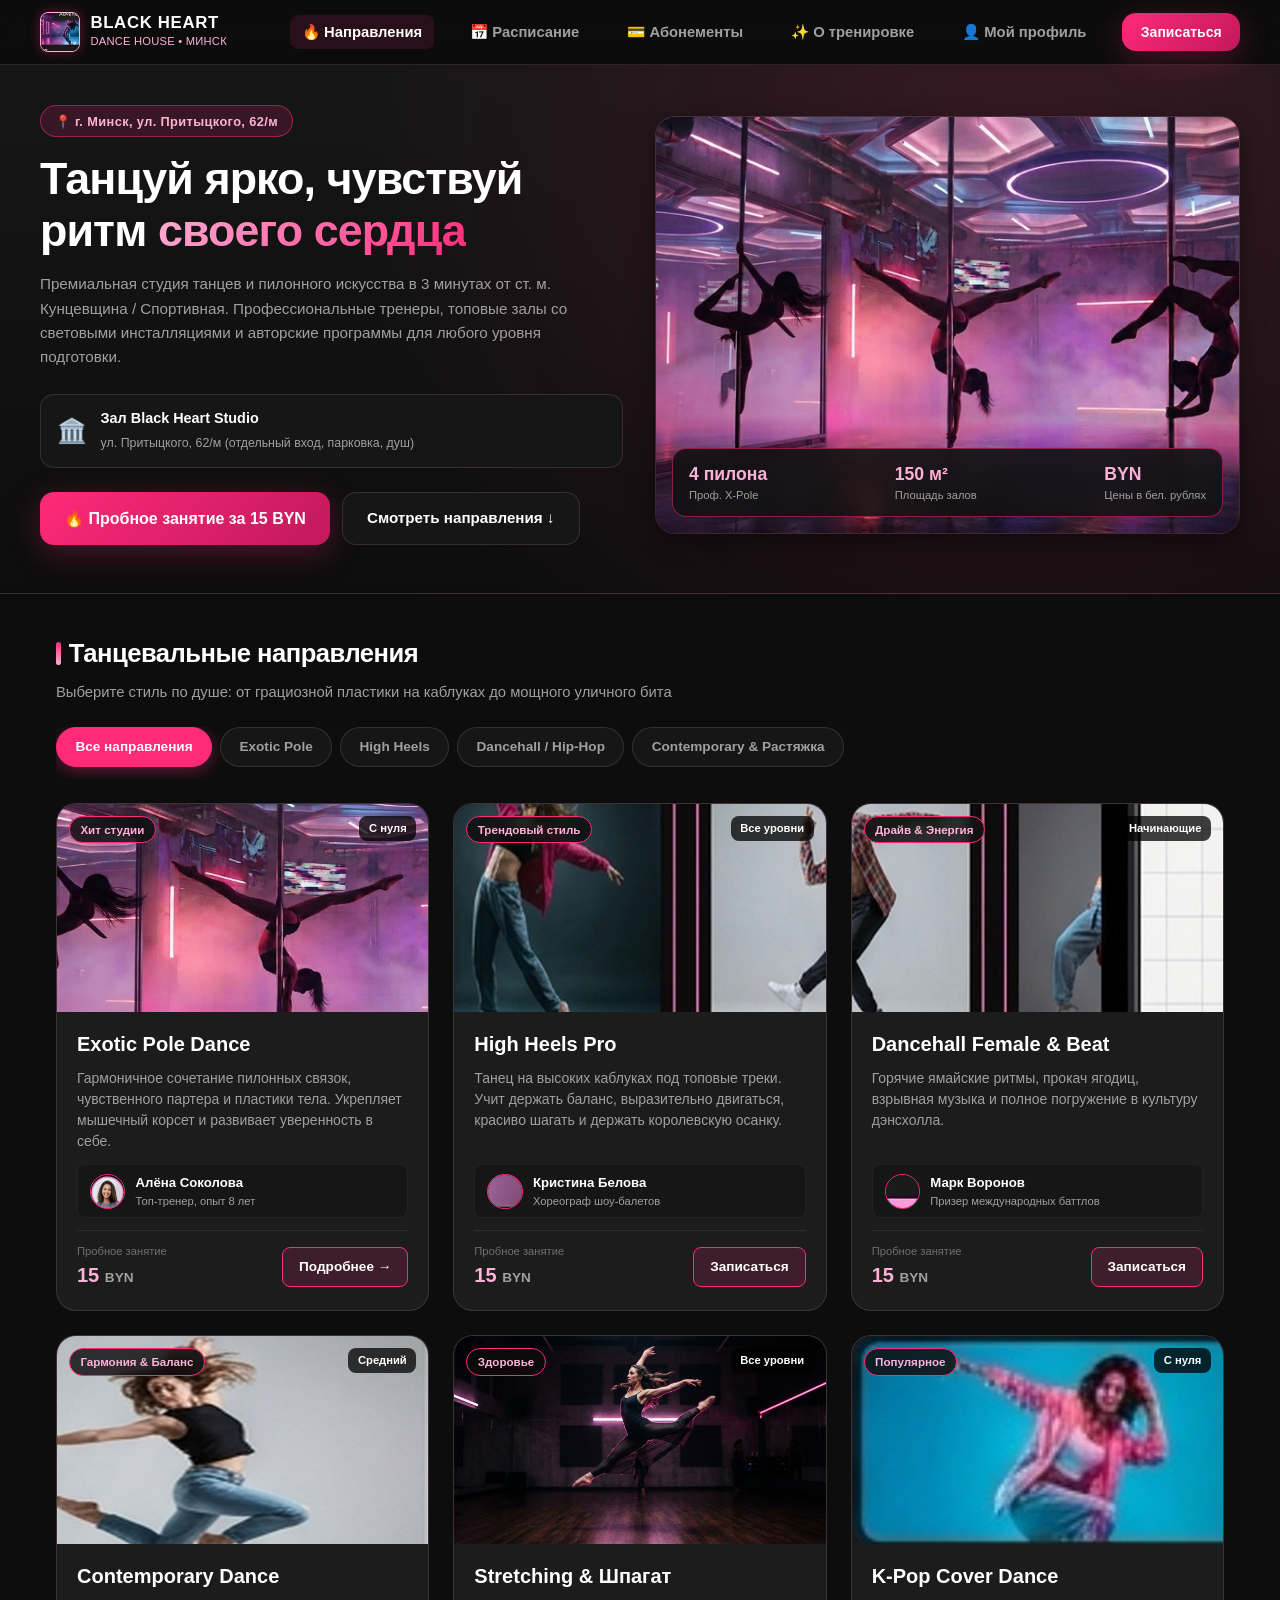
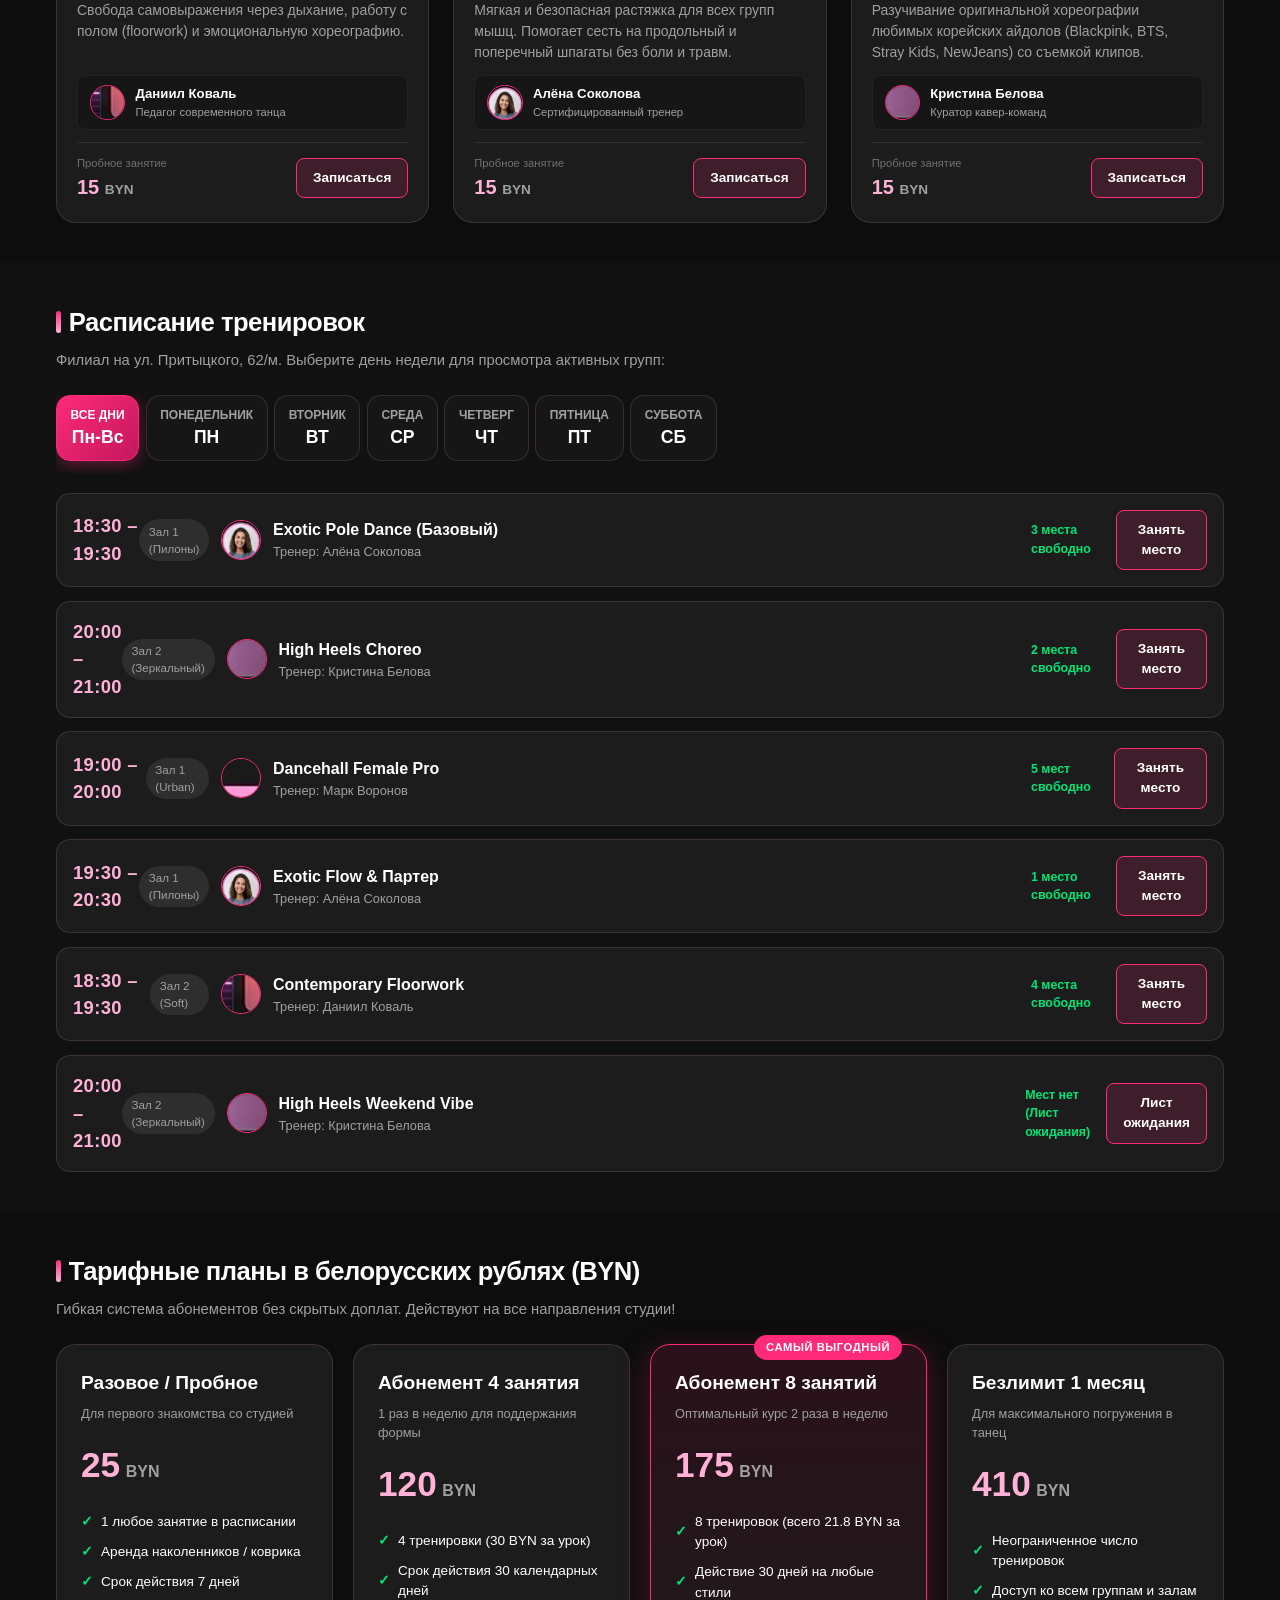
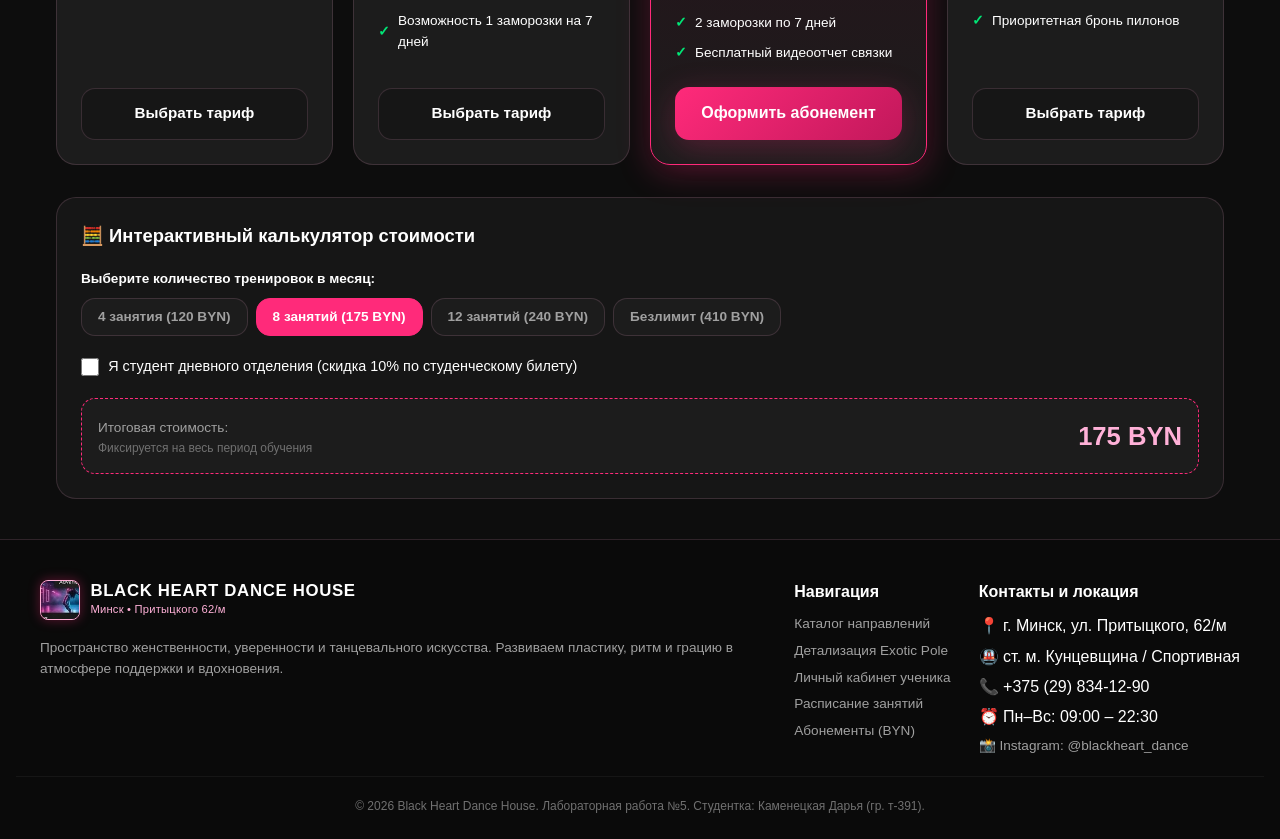
<file: index.html>
<!DOCTYPE html>
<html lang="ru">
<head>
    <meta charset="UTF-8">
    <meta name="viewport" content="width=device-width, initial-scale=1.0, maximum-scale=1.0, user-scalable=no">
    <title>Black Heart Dance House — Школа танцев в Минске (Притыцкого 62/м)</title>
    <!-- 1. Сброс стилей браузера (CSS Reset) -->
    <link rel="stylesheet" href="css/reset.css">
    <!-- 2. Основные стили (Mobile First, Flexbox, rem/em/%/vw) -->
    <link rel="stylesheet" href="css/style.css">
</head>
<body>
    <!-- 1. Шапка сайта и мобильная навигация (Семантический тег header) -->
    <header class="site-header">
        <div class="nav-container">
            <a href="index.html" class="logo-link">
                <div class="logo-badge">
                    <img src="assets/images/card_heels.jpg" alt="Black Heart Logo">
                </div>
                <div class="logo-info">
                    <span class="logo-title">BLACK HEART</span>
                    <span class="logo-subtitle">DANCE HOUSE • МИНСК</span>
                </div>
            </a>

            <!-- Кнопка-гамбургер для мобильных экранов -->
            <button class="burger-btn" id="burgerBtn" aria-label="Открыть меню навигации">
                <span class="burger-line"></span>
                <span class="burger-line"></span>
                <span class="burger-line"></span>
            </button>

            <!-- Меню навигации (Семантический тег nav) -->
            <nav class="nav-menu" id="navMenu">
                <a href="#catalog" class="nav-link active">🔥 Направления</a>
                <a href="#schedule" class="nav-link">📅 Расписание</a>
                <a href="#prices" class="nav-link">💳 Абонементы</a>
                <a href="detail.html" class="nav-link">✨ О тренировке</a>
                <a href="profile.html" class="nav-link">👤 Мой профиль</a>
                <a href="#" class="nav-cta-btn" data-open-modal data-class="Пробное занятие">Записаться</a>
            </nav>
            <div class="nav-backdrop" id="navBackdrop"></div>
        </div>
    </header>

    <!-- Основное содержимое веб-страницы (Семантический тег main) -->
    <main>
        <!-- Секция 1: Hero-баннер (Семантический тег section) -->
        <section class="hero-section">
            <div class="hero-wrapper">
                <div class="hero-content">
                    <div class="hero-badge-pill">
                        <span>📍 г. Минск, ул. Притыцкого, 62/м</span>
                    </div>
                    <h1 class="hero-title">Танцуй ярко, чувствуй ритм <span>своего сердца</span></h1>
                    <p class="hero-description">
                        Премиальная студия танцев и пилонного искусства в 3 минутах от ст. м. Кунцевщина / Спортивная. 
                        Профессиональные тренеры, топовые залы со световыми инсталляциями и авторские программы для любого уровня подготовки.
                    </p>
                    <div class="hero-address-card">
                        <div class="hero-address-icon">🏛️</div>
                        <div class="hero-address-text">
                            <strong>Зал Black Heart Studio</strong>
                            <span>ул. Притыцкого, 62/м (отдельный вход, парковка, душ)</span>
                        </div>
                    </div>
                    <div class="hero-actions">
                        <button class="btn-primary" data-open-modal data-class="Пробное занятие">
                            🔥 Пробное занятие за 15 BYN
                        </button>
                        <a href="#catalog" class="btn-secondary">
                            Смотреть направления ↓
                        </a>
                    </div>
                </div>
                <div class="hero-visual">
                    <img src="assets/images/card_main_hall.jpg" alt="Главный зал Black Heart Dance House на Притыцкого 62/м">
                    <div class="hero-visual-floating-badge">
                        <div class="floating-badge-item">
                            <span class="floating-badge-value">4 пилона</span>
                            <span class="floating-badge-label">Проф. X-Pole</span>
                        </div>
                        <div class="floating-badge-item">
                            <span class="floating-badge-value">150 м²</span>
                            <span class="floating-badge-label">Площадь залов</span>
                        </div>
                        <div class="floating-badge-item">
                            <span class="floating-badge-value">BYN</span>
                            <span class="floating-badge-label">Цены в бел. рублях</span>
                        </div>
                    </div>
                </div>
            </div>
        </section>

        <!-- Секция 2: Каталог направлений (Семантический тег section & article) -->
        <section class="section" id="catalog">
            <div class="container">
                <h2 class="section-title">Танцевальные направления</h2>
                <p class="section-subtitle">Выберите стиль по душе: от грациозной пластики на каблуках до мощного уличного бита</p>

                <!-- Фильтры категорий -->
                <div class="filter-bar">
                    <button class="filter-btn active" data-filter="all">Все направления</button>
                    <button class="filter-btn" data-filter="pole">Exotic Pole</button>
                    <button class="filter-btn" data-filter="heels">High Heels</button>
                    <button class="filter-btn" data-filter="urban">Dancehall / Hip-Hop</button>
                    <button class="filter-btn" data-filter="soft">Contemporary & Растяжка</button>
                </div>

                <!-- Карточки (Flexbox-сетка) -->
                <div class="cards-grid">
                    <!-- Карточка 1 -->
                    <article class="dance-card" data-category="pole">
                        <div class="card-img-wrapper">
                            <img src="assets/images/card_vogue_clean.jpg" alt="Exotic Pole Dance">
                            <span class="card-tag">Хит студии</span>
                            <span class="card-level">С нуля</span>
                        </div>
                        <div class="card-body">
                            <h3 class="card-title">Exotic Pole Dance</h3>
                            <p class="card-desc">
                                Гармоничное сочетание пилонных связок, чувственного партера и пластики тела. Укрепляет мышечный корсет и развивает уверенность в себе.
                            </p>
                            <div class="card-trainer">
                                <img src="assets/images/avatar_alena.jpg" alt="Алена Соколова" class="trainer-avatar">
                                <div class="trainer-info">
                                    <span class="trainer-name">Алёна Соколова</span>
                                    <span class="trainer-role">Топ-тренер, опыт 8 лет</span>
                                </div>
                            </div>
                            <div class="card-footer">
                                <div class="card-price-box">
                                    <span class="card-price-label">Пробное занятие</span>
                                    <span class="card-price-val">15 <span>BYN</span></span>
                                </div>
                                <a href="detail.html" class="btn-card-action">Подробнее →</a>
                            </div>
                        </div>
                    </article>

                    <!-- Карточка 2 -->
                    <article class="dance-card" data-category="heels">
                        <div class="card-img-wrapper">
                            <img src="assets/images/card_heels_clean.jpg" alt="High Heels">
                            <span class="card-tag">Трендовый стиль</span>
                            <span class="card-level">Все уровни</span>
                        </div>
                        <div class="card-body">
                            <h3 class="card-title">High Heels Pro</h3>
                            <p class="card-desc">
                                Танец на высоких каблуках под топовые треки. Учит держать баланс, выразительно двигаться, красиво шагать и держать королевскую осанку.
                            </p>
                            <div class="card-trainer">
                                <img src="assets/images/avatar_kristina.jpg" alt="Кристина Белова" class="trainer-avatar">
                                <div class="trainer-info">
                                    <span class="trainer-name">Кристина Белова</span>
                                    <span class="trainer-role">Хореограф шоу-балетов</span>
                                </div>
                            </div>
                            <div class="card-footer">
                                <div class="card-price-box">
                                    <span class="card-price-label">Пробное занятие</span>
                                    <span class="card-price-val">15 <span>BYN</span></span>
                                </div>
                                <button class="btn-card-action" data-open-modal data-class="High Heels Pro">Записаться</button>
                            </div>
                        </div>
                    </article>

                    <!-- Карточка 3 -->
                    <article class="dance-card" data-category="urban">
                        <div class="card-img-wrapper">
                            <img src="assets/images/card_hiphop_clean.jpg" alt="Dancehall & Hip-Hop">
                            <span class="card-tag">Драйв & Энергия</span>
                            <span class="card-level">Начинающие</span>
                        </div>
                        <div class="card-body">
                            <h3 class="card-title">Dancehall Female & Beat</h3>
                            <p class="card-desc">
                                Горячие ямайские ритмы, прокач ягодиц, взрывная музыка и полное погружение в культуру дэнсхолла.
                            </p>
                            <div class="card-trainer">
                                <img src="assets/images/avatar_mark.jpg" alt="Марк Воронов" class="trainer-avatar">
                                <div class="trainer-info">
                                    <span class="trainer-name">Марк Воронов</span>
                                    <span class="trainer-role">Призер международных баттлов</span>
                                </div>
                            </div>
                            <div class="card-footer">
                                <div class="card-price-box">
                                    <span class="card-price-label">Пробное занятие</span>
                                    <span class="card-price-val">15 <span>BYN</span></span>
                                </div>
                                <button class="btn-card-action" data-open-modal data-class="Dancehall Female">Записаться</button>
                            </div>
                        </div>
                    </article>

                    <!-- Карточка 4 -->
                    <article class="dance-card" data-category="soft">
                        <div class="card-img-wrapper">
                            <img src="assets/images/card_contemp_clean.jpg" alt="Contemporary Art">
                            <span class="card-tag">Гармония & Баланс</span>
                            <span class="card-level">Средний</span>
                        </div>
                        <div class="card-body">
                            <h3 class="card-title">Contemporary Dance</h3>
                            <p class="card-desc">
                                Свобода самовыражения через дыхание, работу с полом (floorwork) и эмоциональную хореографию.
                            </p>
                            <div class="card-trainer">
                                <img src="assets/images/avatar_daniil.jpg" alt="Даниил Коваль" class="trainer-avatar">
                                <div class="trainer-info">
                                    <span class="trainer-name">Даниил Коваль</span>
                                    <span class="trainer-role">Педагог современного танца</span>
                                </div>
                            </div>
                            <div class="card-footer">
                                <div class="card-price-box">
                                    <span class="card-price-label">Пробное занятие</span>
                                    <span class="card-price-val">15 <span>BYN</span></span>
                                </div>
                                <button class="btn-card-action" data-open-modal data-class="Contemporary Dance">Записаться</button>
                            </div>
                        </div>
                    </article>

                    <!-- Карточка 5 -->
                    <article class="dance-card" data-category="soft">
                        <div class="card-img-wrapper">
                            <img src="assets/images/class_contemporary.jpg" alt="Stretching & Здоровая спина">
                            <span class="card-tag">Здоровье</span>
                            <span class="card-level">Все уровни</span>
                        </div>
                        <div class="card-body">
                            <h3 class="card-title">Stretching & Шпагат</h3>
                            <p class="card-desc">
                                Мягкая и безопасная растяжка для всех групп мышц. Помогает сесть на продольный и поперечный шпагаты без боли и травм.
                            </p>
                            <div class="card-trainer">
                                <img src="assets/images/avatar_alena.jpg" alt="Алена Соколова" class="trainer-avatar">
                                <div class="trainer-info">
                                    <span class="trainer-name">Алёна Соколова</span>
                                    <span class="trainer-role">Сертифицированный тренер</span>
                                </div>
                            </div>
                            <div class="card-footer">
                                <div class="card-price-box">
                                    <span class="card-price-label">Пробное занятие</span>
                                    <span class="card-price-val">15 <span>BYN</span></span>
                                </div>
                                <button class="btn-card-action" data-open-modal data-class="Stretching & Шпагат">Записаться</button>
                            </div>
                        </div>
                    </article>

                    <!-- Карточка 6 -->
                    <article class="dance-card" data-category="urban">
                        <div class="card-img-wrapper">
                            <img src="assets/images/card_asia.jpg" alt="K-Pop Cover Dance">
                            <span class="card-tag">Популярное</span>
                            <span class="card-level">С нуля</span>
                        </div>
                        <div class="card-body">
                            <h3 class="card-title">K-Pop Cover Dance</h3>
                            <p class="card-desc">
                                Разучивание оригинальной хореографии любимых корейских айдолов (Blackpink, BTS, Stray Kids, NewJeans) со съемкой клипов.
                            </p>
                            <div class="card-trainer">
                                <img src="assets/images/avatar_kristina.jpg" alt="Кристина Белова" class="trainer-avatar">
                                <div class="trainer-info">
                                    <span class="trainer-name">Кристина Белова</span>
                                    <span class="trainer-role">Куратор кавер-команд</span>
                                </div>
                            </div>
                            <div class="card-footer">
                                <div class="card-price-box">
                                    <span class="card-price-label">Пробное занятие</span>
                                    <span class="card-price-val">15 <span>BYN</span></span>
                                </div>
                                <button class="btn-card-action" data-open-modal data-class="K-Pop Cover Dance">Записаться</button>
                            </div>
                        </div>
                    </article>
                </div>
            </div>
        </section>

        <!-- Секция 3: Интерактивное недельное расписание (Семантический тег section) -->
        <section class="section" id="schedule" style="background: #111111;">
            <div class="container">
                <h2 class="section-title">Расписание тренировок</h2>
                <p class="section-subtitle">Филиал на ул. Притыцкого, 62/м. Выберите день недели для просмотра активных групп:</p>

                <!-- Табы дней недели -->
                <div class="schedule-days-bar">
                    <button class="day-tab-btn active" data-day="all">
                        <span class="day-tab-name">Все дни</span>
                        <span class="day-tab-date">Пн-Вс</span>
                    </button>
                    <button class="day-tab-btn" data-day="mon">
                        <span class="day-tab-name">Понедельник</span>
                        <span class="day-tab-date">ПН</span>
                    </button>
                    <button class="day-tab-btn" data-day="tue">
                        <span class="day-tab-name">Вторник</span>
                        <span class="day-tab-date">ВТ</span>
                    </button>
                    <button class="day-tab-btn" data-day="wed">
                        <span class="day-tab-name">Среда</span>
                        <span class="day-tab-date">СР</span>
                    </button>
                    <button class="day-tab-btn" data-day="thu">
                        <span class="day-tab-name">Четверг</span>
                        <span class="day-tab-date">ЧТ</span>
                    </button>
                    <button class="day-tab-btn" data-day="fri">
                        <span class="day-tab-name">Пятница</span>
                        <span class="day-tab-date">ПТ</span>
                    </button>
                    <button class="day-tab-btn" data-day="sat">
                        <span class="day-tab-name">Суббота</span>
                        <span class="day-tab-date">СБ</span>
                    </button>
                </div>

                <!-- Список занятий (Flexbox) -->
                <div class="schedule-list">
                    <div class="schedule-row" data-day="mon">
                        <div class="schedule-time-badge">
                            <span class="time-val">18:30 – 19:30</span>
                            <span class="hall-badge">Зал 1 (Пилоны)</span>
                        </div>
                        <div class="schedule-info">
                            <img src="assets/images/avatar_alena.jpg" alt="Алена Соколова" class="schedule-avatar">
                            <div class="schedule-meta">
                                <span class="schedule-direction">Exotic Pole Dance (Базовый)</span>
                                <span class="schedule-coach">Тренер: Алёна Соколова</span>
                            </div>
                        </div>
                        <div class="schedule-action">
                            <span class="spots-left">3 места свободно</span>
                            <button class="btn-card-action" data-open-modal data-class="Пн 18:30 Exotic Pole">Занять место</button>
                        </div>
                    </div>

                    <div class="schedule-row" data-day="mon">
                        <div class="schedule-time-badge">
                            <span class="time-val">20:00 – 21:00</span>
                            <span class="hall-badge">Зал 2 (Зеркальный)</span>
                        </div>
                        <div class="schedule-info">
                            <img src="assets/images/avatar_kristina.jpg" alt="Кристина Белова" class="schedule-avatar">
                            <div class="schedule-meta">
                                <span class="schedule-direction">High Heels Choreo</span>
                                <span class="schedule-coach">Тренер: Кристина Белова</span>
                            </div>
                        </div>
                        <div class="schedule-action">
                            <span class="spots-left">2 места свободно</span>
                            <button class="btn-card-action" data-open-modal data-class="Пн 20:00 High Heels">Занять место</button>
                        </div>
                    </div>

                    <div class="schedule-row" data-day="tue">
                        <div class="schedule-time-badge">
                            <span class="time-val">19:00 – 20:00</span>
                            <span class="hall-badge">Зал 1 (Urban)</span>
                        </div>
                        <div class="schedule-info">
                            <img src="assets/images/avatar_mark.jpg" alt="Марк Воронов" class="schedule-avatar">
                            <div class="schedule-meta">
                                <span class="schedule-direction">Dancehall Female Pro</span>
                                <span class="schedule-coach">Тренер: Марк Воронов</span>
                            </div>
                        </div>
                        <div class="schedule-action">
                            <span class="spots-left">5 мест свободно</span>
                            <button class="btn-card-action" data-open-modal data-class="Вт 19:00 Dancehall">Занять место</button>
                        </div>
                    </div>

                    <div class="schedule-row" data-day="wed">
                        <div class="schedule-time-badge">
                            <span class="time-val">19:30 – 20:30</span>
                            <span class="hall-badge">Зал 1 (Пилоны)</span>
                        </div>
                        <div class="schedule-info">
                            <img src="assets/images/avatar_alena.jpg" alt="Алена Соколова" class="schedule-avatar">
                            <div class="schedule-meta">
                                <span class="schedule-direction">Exotic Flow & Партер</span>
                                <span class="schedule-coach">Тренер: Алёна Соколова</span>
                            </div>
                        </div>
                        <div class="schedule-action">
                            <span class="spots-left">1 место свободно</span>
                            <button class="btn-card-action" data-open-modal data-class="Ср 19:30 Exotic Flow">Занять место</button>
                        </div>
                    </div>

                    <div class="schedule-row" data-day="thu">
                        <div class="schedule-time-badge">
                            <span class="time-val">18:30 – 19:30</span>
                            <span class="hall-badge">Зал 2 (Soft)</span>
                        </div>
                        <div class="schedule-info">
                            <img src="assets/images/avatar_daniil.jpg" alt="Даниил Коваль" class="schedule-avatar">
                            <div class="schedule-meta">
                                <span class="schedule-direction">Contemporary Floorwork</span>
                                <span class="schedule-coach">Тренер: Даниил Коваль</span>
                            </div>
                        </div>
                        <div class="schedule-action">
                            <span class="spots-left">4 места свободно</span>
                            <button class="btn-card-action" data-open-modal data-class="Чт 18:30 Contemporary">Занять место</button>
                        </div>
                    </div>

                    <div class="schedule-row" data-day="fri">
                        <div class="schedule-time-badge">
                            <span class="time-val">20:00 – 21:00</span>
                            <span class="hall-badge">Зал 2 (Зеркальный)</span>
                        </div>
                        <div class="schedule-info">
                            <img src="assets/images/avatar_kristina.jpg" alt="Кристина Белова" class="schedule-avatar">
                            <div class="schedule-meta">
                                <span class="schedule-direction">High Heels Weekend Vibe</span>
                                <span class="schedule-coach">Тренер: Кристина Белова</span>
                            </div>
                        </div>
                        <div class="schedule-action">
                            <span class="spots-left">Мест нет (Лист ожидания)</span>
                            <button class="btn-card-action" data-open-modal data-class="Пт 20:00 Heels Vibe">Лист ожидания</button>
                        </div>
                    </div>
                </div>
            </div>
        </section>

        <!-- Секция 4: Абонементы и калькулятор цен (Семантический тег section) -->
        <section class="section" id="prices">
            <div class="container">
                <h2 class="section-title">Тарифные планы в белорусских рублях (BYN)</h2>
                <p class="section-subtitle">Гибкая система абонементов без скрытых доплат. Действуют на все направления студии!</p>

                <!-- Сетка тарифов (Flexbox) -->
                <div class="pricing-grid">
                    <!-- Тариф 1 -->
                    <div class="pricing-card">
                        <div class="pricing-card-header">
                            <h3 class="pricing-name">Разовое / Пробное</h3>
                            <p class="pricing-desc">Для первого знакомства со студией</p>
                        </div>
                        <div class="pricing-cost-box">
                            <span class="pricing-amount">25</span>
                            <span class="pricing-currency">BYN</span>
                        </div>
                        <div class="pricing-features">
                            <div class="feature-item">1 любое занятие в расписании</div>
                            <div class="feature-item">Аренда наколенников / коврика</div>
                            <div class="feature-item">Срок действия 7 дней</div>
                        </div>
                        <button class="btn-secondary" data-open-modal data-class="Разовое занятие">Выбрать тариф</button>
                    </div>

                    <!-- Тариф 2 -->
                    <div class="pricing-card">
                        <div class="pricing-card-header">
                            <h3 class="pricing-name">Абонемент 4 занятия</h3>
                            <p class="pricing-desc">1 раз в неделю для поддержания формы</p>
                        </div>
                        <div class="pricing-cost-box">
                            <span class="pricing-amount">120</span>
                            <span class="pricing-currency">BYN</span>
                        </div>
                        <div class="pricing-features">
                            <div class="feature-item">4 тренировки (30 BYN за урок)</div>
                            <div class="feature-item">Срок действия 30 календарных дней</div>
                            <div class="feature-item">Возможность 1 заморозки на 7 дней</div>
                        </div>
                        <button class="btn-secondary" data-open-modal data-class="Абонемент 4 занятия">Выбрать тариф</button>
                    </div>

                    <!-- Тариф 3 (Популярный) -->
                    <div class="pricing-card featured">
                        <span class="pricing-badge-popular">Самый выгодный</span>
                        <div class="pricing-card-header">
                            <h3 class="pricing-name">Абонемент 8 занятий</h3>
                            <p class="pricing-desc">Оптимальный курс 2 раза в неделю</p>
                        </div>
                        <div class="pricing-cost-box">
                            <span class="pricing-amount">175</span>
                            <span class="pricing-currency">BYN</span>
                        </div>
                        <div class="pricing-features">
                            <div class="feature-item">8 тренировок (всего 21.8 BYN за урок)</div>
                            <div class="feature-item">Действие 30 дней на любые стили</div>
                            <div class="feature-item">2 заморозки по 7 дней</div>
                            <div class="feature-item">Бесплатный видеоотчет связки</div>
                        </div>
                        <button class="btn-primary" data-open-modal data-class="Абонемент 8 занятий">Оформить абонемент</button>
                    </div>

                    <!-- Тариф 4 -->
                    <div class="pricing-card">
                        <div class="pricing-card-header">
                            <h3 class="pricing-name">Безлимит 1 месяц</h3>
                            <p class="pricing-desc">Для максимального погружения в танец</p>
                        </div>
                        <div class="pricing-cost-box">
                            <span class="pricing-amount">410</span>
                            <span class="pricing-currency">BYN</span>
                        </div>
                        <div class="pricing-features">
                            <div class="feature-item">Неограниченное число тренировок</div>
                            <div class="feature-item">Доступ ко всем группам и залам</div>
                            <div class="feature-item">Приоритетная бронь пилонов</div>
                        </div>
                        <button class="btn-secondary" data-open-modal data-class="Безлимит 1 месяц">Выбрать тариф</button>
                    </div>
                </div>

                <!-- Интерактивный калькулятор абонемента -->
                <div style="margin-top: 2rem;">
                    <div class="calc-box">
                        <h3 style="font-size: 1.15rem; font-weight: 800;">🧮 Интерактивный калькулятор стоимости</h3>
                        <div class="calc-control-group">
                            <label class="calc-label">Выберите количество тренировок в месяц:</label>
                            <div class="calc-chips">
                                <button class="calc-chip-btn" data-lessons="4">4 занятия (120 BYN)</button>
                                <button class="calc-chip-btn active" data-lessons="8">8 занятий (175 BYN)</button>
                                <button class="calc-chip-btn" data-lessons="12">12 занятий (240 BYN)</button>
                                <button class="calc-chip-btn" data-lessons="unlim">Безлимит (410 BYN)</button>
                            </div>
                        </div>

                        <div class="calc-control-group">
                            <label style="display: flex; align-items: center; gap: 0.6rem; cursor: pointer; font-size: 0.9rem;">
                                <input type="checkbox" id="studentDiscount" style="width: 1.1rem; height: 1.1rem; accent-color: var(--accent-pink);">
                                <span>Я студент дневного отделения (скидка 10% по студенческому билету)</span>
                            </label>
                        </div>

                        <div class="calc-result-box">
                            <div>
                                <span class="calc-result-label">Итоговая стоимость:</span>
                                <div style="font-size: 0.75rem; color: var(--color-text-dim);">Фиксируется на весь период обучения</div>
                            </div>
                            <span class="calc-result-val" id="calcTotalVal">175 BYN</span>
                        </div>
                    </div>
                </div>
            </div>
        </section>
    </main>

    <!-- Подвал приложения (Семантический тег footer) -->
    <footer class="site-footer">
        <div class="footer-content">
            <div class="footer-col" style="flex: 1.5;">
                <div class="logo-link">
                    <div class="logo-badge">
                        <img src="assets/images/card_heels.jpg" alt="Black Heart">
                    </div>
                    <div class="logo-info">
                        <span class="logo-title">BLACK HEART DANCE HOUSE</span>
                        <span class="logo-subtitle">Минск • Притыцкого 62/м</span>
                    </div>
                </div>
                <p style="color: var(--color-text-muted); font-size: 0.85rem; margin-top: 0.5rem;">
                    Пространство женственности, уверенности и танцевального искусства. Развиваем пластику, ритм и грацию в атмосфере поддержки и вдохновения.
                </p>
            </div>

            <div class="footer-col">
                <h4 class="footer-title">Навигация</h4>
                <div class="footer-links">
                    <a href="index.html">Каталог направлений</a>
                    <a href="detail.html">Детализация Exotic Pole</a>
                    <a href="profile.html">Личный кабинет ученика</a>
                    <a href="#schedule">Расписание занятий</a>
                    <a href="#prices">Абонементы (BYN)</a>
                </div>
            </div>

            <div class="footer-col">
                <h4 class="footer-title">Контакты и локация</h4>
                <div class="footer-links">
                    <span>📍 г. Минск, ул. Притыцкого, 62/м</span>
                    <span>🚇 ст. м. Кунцевщина / Спортивная</span>
                    <span>📞 +375 (29) 834-12-90</span>
                    <span>⏰ Пн–Вс: 09:00 – 22:30</span>
                    <a href="https://instagram.com" target="_blank">📸 Instagram: @blackheart_dance</a>
                </div>
            </div>
        </div>

        <div class="footer-bottom">
            <p>© 2026 Black Heart Dance House. Лабораторная работа №5. Студентка: Каменецкая Дарья (гр. т-391).</p>
        </div>
    </footer>

    <!-- Модальное окно онлайн-записи -->
    <div class="modal-backdrop" id="modalBackdrop">
        <div class="modal-dialog">
            <span class="modal-close-btn" id="modalClose">✕</span>
            <h3 style="font-size: 1.25rem; font-weight: 800;">Онлайн-запись на тренировку</h3>
            <p style="font-size: 0.825rem; color: var(--color-text-muted);">
                Заполните форму, и наш администратор подтвердит вашу бронь в течение 10 минут.
            </p>
            <form class="modal-form" id="bookingForm">
                <div class="form-group">
                    <label class="form-label">Направление / Занятие:</label>
                    <input type="text" class="form-input" id="modalClassName" readonly>
                </div>
                <div class="form-group">
                    <label class="form-label">Ваше имя:</label>
                    <input type="text" class="form-input" id="bookName" placeholder="Дарья" required>
                </div>
                <div class="form-group">
                    <label class="form-label">Номер телефона (РБ):</label>
                    <input type="tel" class="form-input" id="bookPhone" placeholder="+375 (29) 123-45-67" required>
                </div>
                <button type="submit" class="btn-primary" style="margin-top: 0.5rem;">
                    Подтвердить запись
                </button>
            </form>
        </div>
    </div>

    <!-- Всплывающий тост-уведомление -->
    <div class="toast-msg" id="toastMsg"></div>

    <!-- 3. Основной JS-файл -->
    <script src="js/main.js"></script>
</body>
</html>
</file>
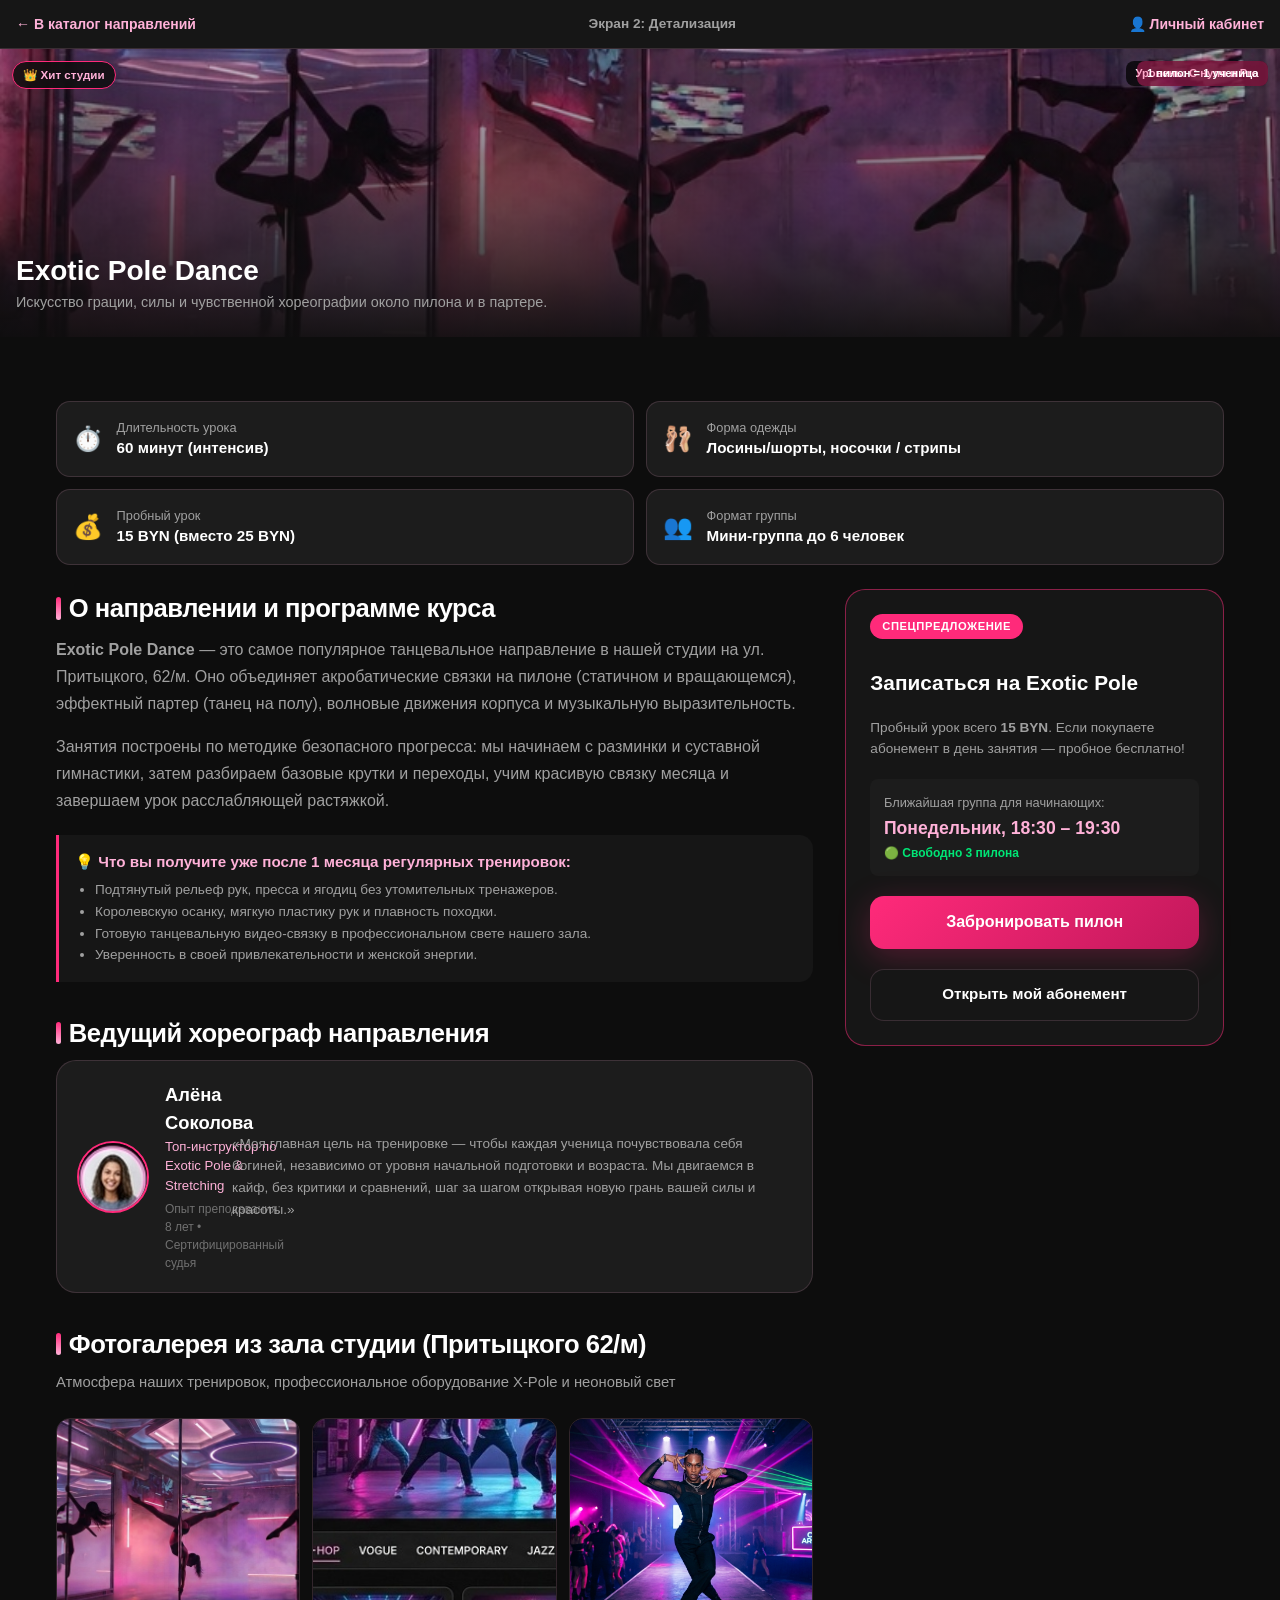
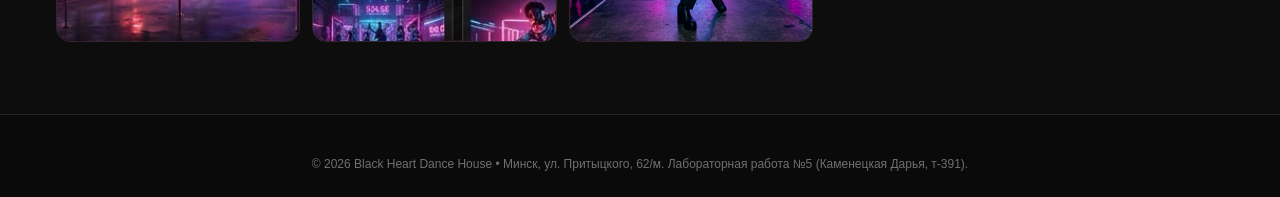
<file: detail.html>
<!DOCTYPE html>
<html lang="ru">
<head>
    <meta charset="UTF-8">
    <meta name="viewport" content="width=device-width, initial-scale=1.0, maximum-scale=1.0, user-scalable=no">
    <title>Exotic Pole Dance — Black Heart Dance House (Притыцкого 62/м)</title>
    <!-- 1. Сброс стилей браузера (CSS Reset) -->
    <link rel="stylesheet" href="css/reset.css">
    <!-- 2. Основные стили (Mobile First, Flexbox, rem/em/%/vw) -->
    <link rel="stylesheet" href="css/style.css">
</head>
<body>
    <!-- Верхняя панель навигации (Семантический тег header) -->
    <header class="detail-top-bar">
        <a href="index.html" class="btn-back-link">
            ← В каталог направлений
        </a>
        <div style="font-size: 0.85rem; font-weight: 700; color: var(--color-text-muted);">
            Экран 2: Детализация
        </div>
        <a href="profile.html" class="btn-back-link">
            👤 Личный кабинет
        </a>
    </header>

    <!-- Основной контент страницы детального просмотра (Семантический тег main) -->
    <main>
        <!-- Hero-баннер направления с реальным фото студии -->
        <section class="detail-hero-banner">
            <img src="assets/images/class_detail_hero.jpg" alt="Exotic Pole Dance в зале Black Heart на Притыцкого 62/м">
            <div class="detail-hero-overlay">
                <div class="detail-tags-row">
                    <span class="card-tag">👑 Хит студии</span>
                    <span class="card-level">Уровень: С нуля и Pro</span>
                    <span class="card-level" style="background: rgba(255, 42, 122, 0.4);">1 пилон = 1 ученица</span>
                </div>
                <h1 class="detail-title">Exotic Pole Dance</h1>
                <p style="color: var(--color-text-muted); font-size: 0.9rem;">
                    Искусство грации, силы и чувственной хореографии около пилона и в партере.
                </p>
            </div>
        </section>

        <div class="container section">
            <!-- Особенности занятия (Flexbox) -->
            <div class="detail-specs-grid">
                <div class="spec-box">
                    <div class="spec-icon">⏱️</div>
                    <div class="spec-info">
                        <h4>Длительность урока</h4>
                        <p>60 минут (интенсив)</p>
                    </div>
                </div>
                <div class="spec-box">
                    <div class="spec-icon">🩰</div>
                    <div class="spec-info">
                        <h4>Форма одежды</h4>
                        <p>Лосины/шорты, носочки / стрипы</p>
                    </div>
                </div>
                <div class="spec-box">
                    <div class="spec-icon">💰</div>
                    <div class="spec-info">
                        <h4>Пробный урок</h4>
                        <p>15 BYN (вместо 25 BYN)</p>
                    </div>
                </div>
                <div class="spec-box">
                    <div class="spec-icon">👥</div>
                    <div class="spec-info">
                        <h4>Формат группы</h4>
                        <p>Мини-группа до 6 человек</p>
                    </div>
                </div>
            </div>

            <!-- Разметка на две колонки на десктопе через Flexbox -->
            <div class="detail-layout-grid">
                <!-- Основная колонка с описанием, тренером и галереей -->
                <div class="detail-main-col">
                    <!-- Описание направления (Семантический тег section) -->
                    <section style="margin-bottom: 2rem;">
                        <h2 class="section-title">О направлении и программе курса</h2>
                        <p style="color: var(--color-text-muted); line-height: 1.7; margin-bottom: 1rem;">
                            <strong>Exotic Pole Dance</strong> — это самое популярное танцевальное направление в нашей студии на ул. Притыцкого, 62/м. 
                            Оно объединяет акробатические связки на пилоне (статичном и вращающемся), эффектный партер (танец на полу), 
                            волновые движения корпуса и музыкальную выразительность.
                        </p>
                        <p style="color: var(--color-text-muted); line-height: 1.7; margin-bottom: 1.25rem;">
                            Занятия построены по методике безопасного прогресса: мы начинаем с разминки и суставной гимнастики, 
                            затем разбираем базовые крутки и переходы, учим красивую связку месяца и завершаем урок расслабляющей растяжкой.
                        </p>

                        <div style="background: var(--bg-surface); border-left: 3px solid var(--accent-pink); padding: 1rem; border-radius: 0 var(--radius-md) var(--radius-md) 0;">
                            <h4 style="font-size: 0.95rem; font-weight: 700; color: var(--accent-pink-light); margin-bottom: 0.35rem;">
                                💡 Что вы получите уже после 1 месяца регулярных тренировок:
                            </h4>
                            <ul style="list-style: disc; padding-left: 1.25rem; color: var(--color-text-muted); font-size: 0.85rem; line-height: 1.6;">
                                <li>Подтянутый рельеф рук, пресса и ягодиц без утомительных тренажеров.</li>
                                <li>Королевскую осанку, мягкую пластику рук и плавность походки.</li>
                                <li>Готовую танцевальную видео-связку в профессиональном свете нашего зала.</li>
                                <li>Уверенность в своей привлекательности и женской энергии.</li>
                            </ul>
                        </div>
                    </section>

                    <!-- Профиль ведущего тренера направления (Семантический тег section) -->
                    <section style="margin-bottom: 2rem;">
                        <h2 class="section-title">Ведущий хореограф направления</h2>
                        <div class="trainer-card-large">
                            <div class="trainer-header-row">
                                <img src="assets/images/avatar_alena.jpg" alt="Алена Соколова" class="trainer-avatar-large">
                                <div class="trainer-large-info">
                                    <h3>Алёна Соколова</h3>
                                    <p>Топ-инструктор по Exotic Pole & Stretching</p>
                                    <span style="font-size: 0.75rem; color: var(--color-text-dim); display: block; margin-top: 0.25rem;">
                                        Опыт преподавания: 8 лет • Сертифицированный судья
                                    </span>
                                </div>
                            </div>
                            <div style="font-size: 0.85rem; color: var(--color-text-muted); line-height: 1.6;">
                                «Моя главная цель на тренировке — чтобы каждая ученица почувствовала себя богиней, независимо от уровня начальной подготовки и возраста. 
                                Мы двигаемся в кайф, без критики и сравнений, шаг за шагом открывая новую грань вашей силы и красоты.»
                            </div>
                        </div>
                    </section>

                    <!-- Фотогалерея зала и тренировок (Семантический тег section) -->
                    <section style="margin-bottom: 2rem;">
                        <h2 class="section-title">Фотогалерея из зала студии (Притыцкого 62/м)</h2>
                        <p class="section-subtitle">Атмосфера наших тренировок, профессиональное оборудование X-Pole и неоновый свет</p>
                        <div class="gallery-grid">
                            <figure class="gallery-item">
                                <img src="assets/images/card_main_hall.jpg" alt="Главный зал Black Heart">
                            </figure>
                            <figure class="gallery-item">
                                <img src="assets/images/dance_crew.jpg" alt="Команда учениц и тренеров">
                            </figure>
                            <figure class="gallery-item">
                                <img src="assets/images/class_vogue.jpg" alt="Тренировочный процесс">
                            </figure>
                        </div>
                    </section>
                </div>

                <!-- Боковая колонка с формой записи и расписанием группы -->
                <aside class="detail-side-col">
                    <!-- Карточка быстрой записи на пробный урок -->
                    <div class="calc-box" style="position: sticky; top: 5rem; border-color: var(--border-accent);">
                        <span class="pricing-badge-popular" style="position: static; align-self: flex-start; margin-bottom: 0.5rem;">
                            Спецпредложение
                        </span>
                        <h3 style="font-size: 1.3rem; font-weight: 800;">Записаться на Exotic Pole</h3>
                        <p style="font-size: 0.85rem; color: var(--color-text-muted);">
                            Пробный урок всего <strong>15 BYN</strong>. Если покупаете абонемент в день занятия — пробное бесплатно!
                        </p>
                        
                        <div style="background: var(--bg-card); padding: 0.85rem; border-radius: var(--radius-sm);">
                            <div style="font-size: 0.8rem; color: var(--color-text-muted);">Ближайшая группа для начинающих:</div>
                            <div style="font-size: 1.1rem; font-weight: 800; color: var(--accent-pink-light); margin-top: 0.2rem;">
                                Понедельник, 18:30 – 19:30
                            </div>
                            <div style="font-size: 0.75rem; color: var(--accent-emerald); font-weight: 600; margin-top: 0.2rem;">
                                🟢 Свободно 3 пилона
                            </div>
                        </div>

                        <button class="btn-primary" data-open-modal data-class="Exotic Pole (Пн 18:30)" style="width: 100%;">
                            Забронировать пилон
                        </button>
                        <a href="profile.html" class="btn-secondary" style="width: 100%; text-align: center;">
                            Открыть мой абонемент
                        </a>
                    </div>
                </aside>
            </div>
        </div>
    </main>

    <!-- Подвал приложения (Семантический тег footer) -->
    <footer class="site-footer">
        <div class="container footer-bottom" style="margin-top: 0; padding-top: 0; border-top: none;">
            <p>© 2026 Black Heart Dance House • Минск, ул. Притыцкого, 62/м. Лабораторная работа №5 (Каменецкая Дарья, т-391).</p>
        </div>
    </footer>

    <!-- Модальное окно онлайн-записи -->
    <div class="modal-backdrop" id="modalBackdrop">
        <div class="modal-dialog">
            <span class="modal-close-btn" id="modalClose">✕</span>
            <h3 style="font-size: 1.25rem; font-weight: 800;">Бронирование места на Exotic Pole</h3>
            <p style="font-size: 0.825rem; color: var(--color-text-muted);">
                г. Минск, ул. Притыцкого, 62/м (ст. м. Кунцевщина / Спортивная)
            </p>
            <form class="modal-form" id="bookingForm">
                <div class="form-group">
                    <label class="form-label">Выбранная группа:</label>
                    <input type="text" class="form-input" id="modalClassName" value="Exotic Pole Dance" readonly>
                </div>
                <div class="form-group">
                    <label class="form-label">Ваше имя:</label>
                    <input type="text" class="form-input" id="bookName" placeholder="Дарья" required>
                </div>
                <div class="form-group">
                    <label class="form-label">Номер телефона (РБ):</label>
                    <input type="tel" class="form-input" id="bookPhone" placeholder="+375 (29) 123-45-67" required>
                </div>
                <button type="submit" class="btn-primary" style="margin-top: 0.5rem;">
                    Подтвердить бронирование (15 BYN)
                </button>
            </form>
        </div>
    </div>

    <div class="toast-msg" id="toastMsg"></div>
    <script src="js/main.js"></script>
</body>
</html>
</file>
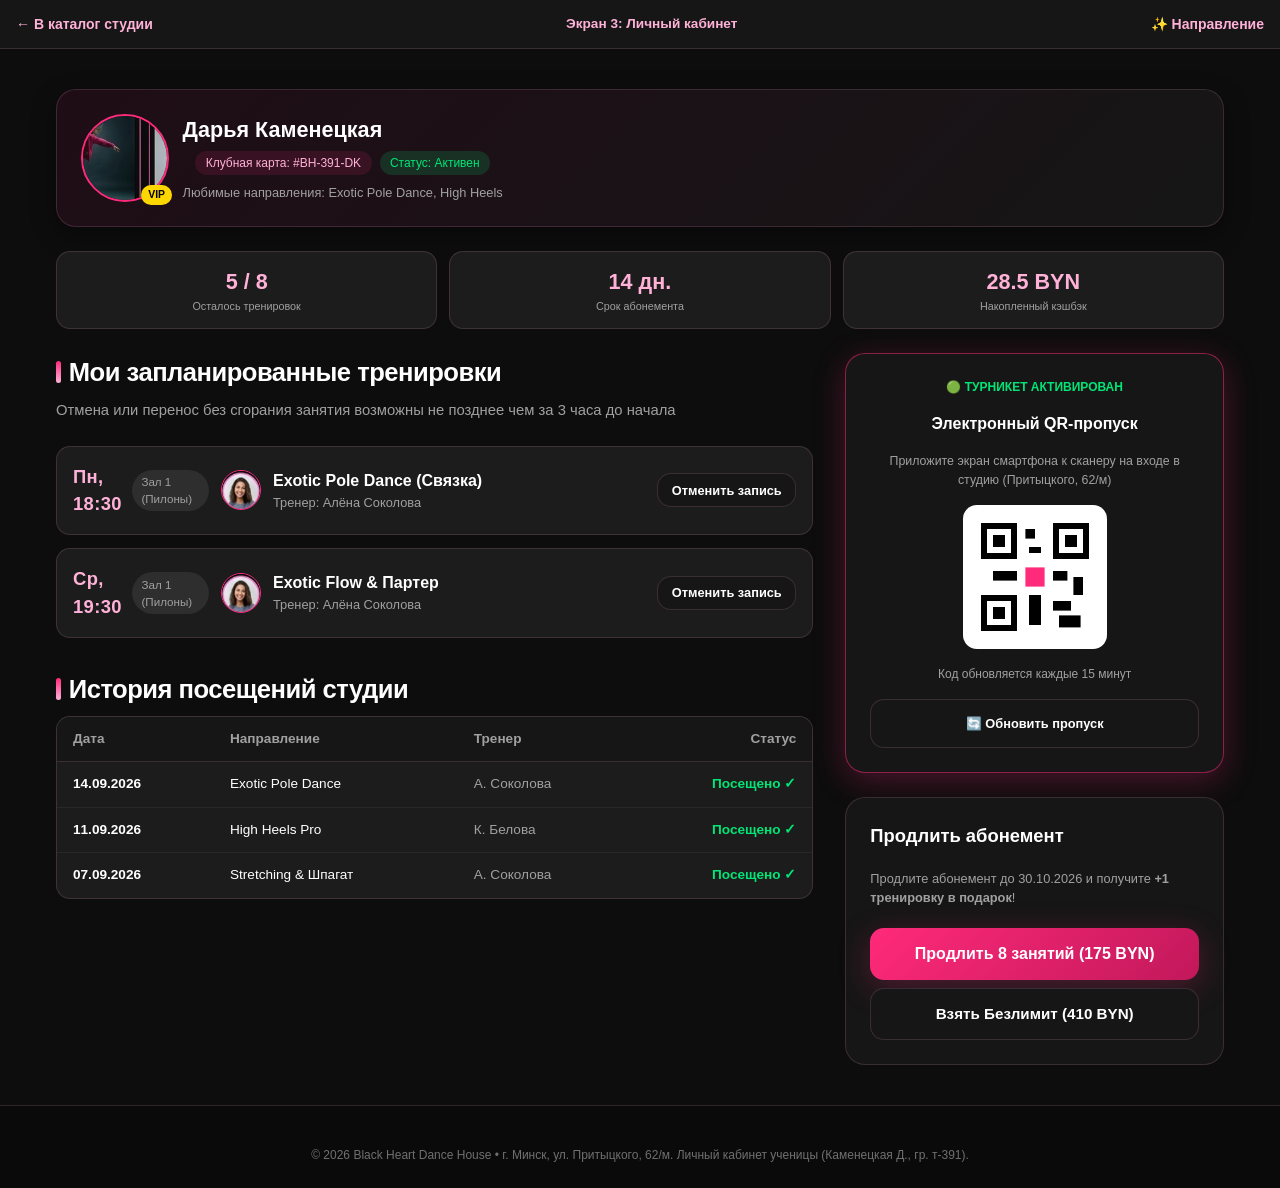
<file: profile.html>
<!DOCTYPE html>
<html lang="ru">
<head>
    <meta charset="UTF-8">
    <meta name="viewport" content="width=device-width, initial-scale=1.0, maximum-scale=1.0, user-scalable=no">
    <title>Личный кабинет ученика — Black Heart Dance House (Притыцкого 62/м)</title>
    <!-- 1. Сброс стилей браузера (CSS Reset) -->
    <link rel="stylesheet" href="css/reset.css">
    <!-- 2. Основные стили (Mobile First, Flexbox, rem/em/%/vw) -->
    <link rel="stylesheet" href="css/style.css">
</head>
<body>
    <!-- Верхняя панель навигации (Семантический тег header) -->
    <header class="detail-top-bar">
        <a href="index.html" class="btn-back-link">
            ← В каталог студии
        </a>
        <div style="font-size: 0.85rem; font-weight: 700; color: var(--accent-pink-light);">
            Экран 3: Личный кабинет
        </div>
        <a href="detail.html" class="btn-back-link">
            ✨ Направление
        </a>
    </header>

    <!-- Основное содержимое личного кабинета (Семантический тег main) -->
    <main class="container section">
        <!-- Карточка профиля ученика (Flexbox) -->
        <header class="profile-card-header">
            <div class="profile-avatar-box">
                <img src="assets/images/photo_dance_girl.jpg" alt="Дарья Каменецкая" class="profile-avatar-img">
                <span class="profile-badge-vip">VIP</span>
            </div>
            <div style="display: flex; flex-direction: column; gap: 0.25rem;">
                <h1 class="profile-name">Дарья Каменецкая</h1>
                <div style="display: flex; gap: 0.5rem; justify-content: center; flex-wrap: wrap;">
                    <span class="profile-id-tag">Клубная карта: #BH-391-DK</span>
                    <span class="profile-id-tag" style="background: rgba(0, 230, 118, 0.15); color: var(--accent-emerald);">
                        Статус: Активен
                    </span>
                </div>
                <p style="font-size: 0.8rem; color: var(--color-text-muted); margin-top: 0.25rem;">
                    Любимые направления: Exotic Pole Dance, High Heels
                </p>
            </div>
        </header>

        <!-- Виджеты быстрой статистики (Flexbox) -->
        <div class="profile-stats-row">
            <div class="stat-widget">
                <span class="stat-widget-num">5 / 8</span>
                <span class="stat-widget-label">Осталось тренировок</span>
            </div>
            <div class="stat-widget">
                <span class="stat-widget-num">14 дн.</span>
                <span class="stat-widget-label">Срок абонемента</span>
            </div>
            <div class="stat-widget">
                <span class="stat-widget-num">28.5 BYN</span>
                <span class="stat-widget-label">Накопленный кэшбэк</span>
            </div>
        </div>

        <!-- Разметка на 2 колонки для десктопа (Flexbox) -->
        <div class="profile-layout-grid">
            <!-- Основная колонка: Предстоящие записи и история -->
            <div class="profile-main-col">
                <!-- Секция: Предстоящие тренировки (Семантический тег section) -->
                <section style="margin-bottom: 2rem;">
                    <h2 class="section-title">Мои запланированные тренировки</h2>
                    <p class="section-subtitle">Отмена или перенос без сгорания занятия возможны не позднее чем за 3 часа до начала</p>

                    <div class="schedule-list">
                        <!-- Запись 1 -->
                        <div class="schedule-row">
                            <div class="schedule-time-badge">
                                <span class="time-val">Пн, 18:30</span>
                                <span class="hall-badge">Зал 1 (Пилоны)</span>
                            </div>
                            <div class="schedule-info">
                                <img src="assets/images/avatar_alena.jpg" alt="Алёна Соколова" class="schedule-avatar">
                                <div class="schedule-meta">
                                    <span class="schedule-direction">Exotic Pole Dance (Связка)</span>
                                    <span class="schedule-coach">Тренер: Алёна Соколова</span>
                                </div>
                            </div>
                            <div class="schedule-action">
                                <button class="btn-secondary btn-cancel-workout" style="font-size: 0.8rem; padding: 0.4rem 0.85rem;">
                                    Отменить запись
                                </button>
                            </div>
                        </div>

                        <!-- Запись 2 -->
                        <div class="schedule-row">
                            <div class="schedule-time-badge">
                                <span class="time-val">Ср, 19:30</span>
                                <span class="hall-badge">Зал 1 (Пилоны)</span>
                            </div>
                            <div class="schedule-info">
                                <img src="assets/images/avatar_alena.jpg" alt="Алёна Соколова" class="schedule-avatar">
                                <div class="schedule-meta">
                                    <span class="schedule-direction">Exotic Flow & Партер</span>
                                    <span class="schedule-coach">Тренер: Алёна Соколова</span>
                                </div>
                            </div>
                            <div class="schedule-action">
                                <button class="btn-secondary btn-cancel-workout" style="font-size: 0.8rem; padding: 0.4rem 0.85rem;">
                                    Отменить запись
                                </button>
                            </div>
                        </div>
                    </div>
                </section>

                <!-- Секция: История посещений (Семантический тег section) -->
                <section style="margin-bottom: 2rem;">
                    <h2 class="section-title">История посещений студии</h2>
                    <div style="background: var(--bg-card); border: 1px solid var(--border-subtle); border-radius: var(--radius-md); overflow: hidden;">
                        <table style="font-size: 0.85rem;">
                            <thead style="background: var(--bg-surface); border-bottom: 1px solid var(--border-subtle);">
                                <tr>
                                    <th style="padding: 0.75rem 1rem; text-align: left; color: var(--color-text-muted);">Дата</th>
                                    <th style="padding: 0.75rem 1rem; text-align: left; color: var(--color-text-muted);">Направление</th>
                                    <th style="padding: 0.75rem 1rem; text-align: left; color: var(--color-text-muted);">Тренер</th>
                                    <th style="padding: 0.75rem 1rem; text-align: right; color: var(--color-text-muted);">Статус</th>
                                </tr>
                            </thead>
                            <tbody>
                                <tr style="border-bottom: 1px solid rgba(255, 255, 255, 0.05);">
                                    <td style="padding: 0.75rem 1rem; font-weight: 700;">14.09.2026</td>
                                    <td style="padding: 0.75rem 1rem;">Exotic Pole Dance</td>
                                    <td style="padding: 0.75rem 1rem; color: var(--color-text-muted);">А. Соколова</td>
                                    <td style="padding: 0.75rem 1rem; text-align: right; color: var(--accent-emerald); font-weight: 600;">Посещено ✓</td>
                                </tr>
                                <tr style="border-bottom: 1px solid rgba(255, 255, 255, 0.05);">
                                    <td style="padding: 0.75rem 1rem; font-weight: 700;">11.09.2026</td>
                                    <td style="padding: 0.75rem 1rem;">High Heels Pro</td>
                                    <td style="padding: 0.75rem 1rem; color: var(--color-text-muted);">К. Белова</td>
                                    <td style="padding: 0.75rem 1rem; text-align: right; color: var(--accent-emerald); font-weight: 600;">Посещено ✓</td>
                                </tr>
                                <tr>
                                    <td style="padding: 0.75rem 1rem; font-weight: 700;">07.09.2026</td>
                                    <td style="padding: 0.75rem 1rem;">Stretching & Шпагат</td>
                                    <td style="padding: 0.75rem 1rem; color: var(--color-text-muted);">А. Соколова</td>
                                    <td style="padding: 0.75rem 1rem; text-align: right; color: var(--accent-emerald); font-weight: 600;">Посещено ✓</td>
                                </tr>
                            </tbody>
                        </table>
                    </div>
                </section>
            </div>

            <!-- Боковая колонка: Электронный пропуск QR и Продление -->
            <aside class="profile-side-col">
                <!-- Цифровой QR-пропуск на Притыцкого 62/м -->
                <div class="qr-pass-card">
                    <span style="font-size: 0.75rem; color: var(--accent-emerald); font-weight: 700;">
                        🟢 ТУРНИКЕТ АКТИВИРОВАН
                    </span>
                    <h3 class="qr-pass-title">Электронный QR-пропуск</h3>
                    <p class="qr-pass-desc">Приложите экран смартфона к сканеру на входе в студию (Притыцкого, 62/м)</p>
                    
                    <div class="qr-box">
                        <!-- Векторный SVG QR-код пропуска -->
                        <svg viewBox="0 0 100 100" fill="#000000" xmlns="http://www.w3.org/2000/svg">
                            <rect width="100" height="100" fill="white"/>
                            <!-- Угловые позиционные маркеры -->
                            <rect x="5" y="5" width="30" height="30" fill="black"/>
                            <rect x="10" y="10" width="20" height="20" fill="white"/>
                            <rect x="15" y="15" width="10" height="10" fill="black"/>

                            <rect x="65" y="5" width="30" height="30" fill="black"/>
                            <rect x="70" y="10" width="20" height="20" fill="white"/>
                            <rect x="75" y="15" width="10" height="10" fill="black"/>

                            <rect x="5" y="65" width="30" height="30" fill="black"/>
                            <rect x="10" y="70" width="20" height="20" fill="white"/>
                            <rect x="15" y="75" width="10" height="10" fill="black"/>

                            <!-- Паттерн данных карты #BH-391-DK -->
                            <rect x="42" y="10" width="8" height="8" fill="black"/>
                            <rect x="45" y="25" width="10" height="5" fill="black"/>
                            <rect x="15" y="45" width="20" height="8" fill="black"/>
                            <rect x="42" y="42" width="16" height="16" fill="#FF2A7A"/>
                            <rect x="65" y="45" width="12" height="8" fill="black"/>
                            <rect x="82" y="50" width="8" height="15" fill="black"/>
                            <rect x="45" y="65" width="10" height="25" fill="black"/>
                            <rect x="65" y="70" width="15" height="8" fill="black"/>
                            <rect x="70" y="82" width="18" height="10" fill="black"/>
                        </svg>
                    </div>

                    <div style="font-size: 0.75rem; color: var(--color-text-muted);">
                        Код обновляется каждые 15 минут
                    </div>
                    <button class="btn-secondary" id="btnRefreshQr" style="font-size: 0.8rem; width: 100%;">
                        🔄 Обновить пропуск
                    </button>
                </div>

                <!-- Блок быстрого продления абонемента -->
                <div class="calc-box">
                    <h3 style="font-size: 1.15rem; font-weight: 800;">Продлить абонемент</h3>
                    <p style="font-size: 0.8rem; color: var(--color-text-muted);">
                        Продлите абонемент до 30.10.2026 и получите <strong>+1 тренировку в подарок</strong>!
                    </p>
                    <div style="display: flex; flex-direction: column; gap: 0.5rem;">
                        <button class="btn-primary" style="width: 100%;" data-open-modal data-class="Продление: 8 занятий (175 BYN)">
                            Продлить 8 занятий (175 BYN)
                        </button>
                        <button class="btn-secondary" style="width: 100%;" data-open-modal data-class="Продление: Безлимит (410 BYN)">
                            Взять Безлимит (410 BYN)
                        </button>
                    </div>
                </div>
            </aside>
        </div>
    </main>

    <!-- Подвал (Семантический тег footer) -->
    <footer class="site-footer">
        <div class="container footer-bottom" style="margin-top: 0; padding-top: 0; border-top: none;">
            <p>© 2026 Black Heart Dance House • г. Минск, ул. Притыцкого, 62/м. Личный кабинет ученицы (Каменецкая Д., гр. т-391).</p>
        </div>
    </footer>

    <!-- Модальное окно онлайн-записи -->
    <div class="modal-backdrop" id="modalBackdrop">
        <div class="modal-dialog">
            <span class="modal-close-btn" id="modalClose">✕</span>
            <h3 style="font-size: 1.25rem; font-weight: 800;">Продление абонемента</h3>
            <p style="font-size: 0.825rem; color: var(--color-text-muted);">
                Оплата через ЕРИП / Оплати / Банковской картой онлайн (BYN)
            </p>
            <form class="modal-form" id="bookingForm">
                <div class="form-group">
                    <label class="form-label">Выбранный тариф:</label>
                    <input type="text" class="form-input" id="modalClassName" value="Продление абонемента" readonly>
                </div>
                <div class="form-group">
                    <label class="form-label">ФИО владельца абонемента:</label>
                    <input type="text" class="form-input" id="bookName" value="Дарья Каменецкая" required>
                </div>
                <div class="form-group">
                    <label class="form-label">Контактный телефон:</label>
                    <input type="tel" class="form-input" id="bookPhone" value="+375 (29) 987-65-43" required>
                </div>
                <button type="submit" class="btn-primary" style="margin-top: 0.5rem;">
                    Оплатить и начислить занятия
                </button>
            </form>
        </div>
    </div>

    <div class="toast-msg" id="toastMsg"></div>
    <script src="js/main.js"></script>
</body>
</html>
</file>
<file: css/style.css>
/* ==========================================================================
   ОСНОВНЫЕ СТИЛИ ВЕБ-ПРИЛОЖЕНИЯ: СТУДИЯ ТАНЦЕВ «BLACK HEART DANCE HOUSE»
   г. Минск, ул. Притыцкого, 62/м (ст. м. Кунцевщина / Спортивная)
   Стратегия разработки: Mobile First
   Сетка: CSS Flexbox
   Единицы измерения: относительные (rem, em, %, vw, vh)
   ========================================================================== */

/* --------------------------------------------------------------------------
   1. CSS-переменные (Custom Properties)
   -------------------------------------------------------------------------- */
:root {
    --bg-main: #0D0D0D;
    --bg-surface: #161616;
    --bg-card: #1C1C1C;
    --bg-card-hover: #242424;
    --bg-subtle: #2A2A2A;
    
    --color-text-main: #FFFFFF;
    --color-text-muted: #A0A0A0;
    --color-text-dim: #707070;
    
    --accent-pink: #FF2A7A;
    --accent-pink-light: #FFB1D8;
    --accent-pink-glow: rgba(255, 42, 122, 0.35);
    --accent-dark-pink: #C2185B;
    
    --accent-purple: #8A2BE2;
    --accent-gold: #FFD700;
    --accent-emerald: #00E676;
    
    --border-subtle: rgba(255, 177, 216, 0.15);
    --border-accent: rgba(255, 42, 122, 0.5);
    
    --radius-sm: 0.5rem;
    --radius-md: 0.875rem;
    --radius-lg: 1.25rem;
    --radius-full: 9999px;
    
    --shadow-soft: 0 0.5rem 1.5rem rgba(0, 0, 0, 0.4);
    --shadow-glow: 0 0.5rem 2rem rgba(255, 42, 122, 0.25);
    
    --transition-fast: 0.2s ease;
    --transition-norm: 0.3s ease;
}

/* --------------------------------------------------------------------------
   2. Базовая типографика и контейнеры
   -------------------------------------------------------------------------- */
body {
    background-color: var(--bg-main);
    color: var(--color-text-main);
    font-family: -apple-system, BlinkMacSystemFont, 'Segoe UI', Roboto, Helvetica, Arial, sans-serif;
    font-size: 1rem;
    line-height: 1.5;
    display: flex;
    flex-direction: column;
    min-height: 100vh;
}

.container {
    width: 100%;
    max-width: 1200px;
    margin-left: auto;
    margin-right: auto;
    padding-left: 1rem;
    padding-right: 1rem;
}

.section {
    padding-top: 2.5rem;
    padding-bottom: 2.5rem;
}

.section-title {
    font-size: 1.6rem;
    font-weight: 800;
    letter-spacing: -0.02em;
    margin-bottom: 0.5rem;
    color: var(--color-text-main);
    display: flex;
    align-items: center;
    gap: 0.5rem;
}

.section-title::before {
    content: '';
    display: inline-block;
    width: 0.3rem;
    height: 1.4rem;
    background: linear-gradient(180deg, var(--accent-pink), var(--accent-pink-light));
    border-radius: var(--radius-full);
}

.section-subtitle {
    color: var(--color-text-muted);
    font-size: 0.925rem;
    margin-bottom: 1.5rem;
}

/* --------------------------------------------------------------------------
   3. Навигационная шапка (Header & Nav) — Flexbox Mobile First
   -------------------------------------------------------------------------- */
.site-header {
    position: sticky;
    top: 0;
    z-index: 1000;
    background: rgba(13, 13, 13, 0.92);
    backdrop-filter: blur(12px);
    -webkit-backdrop-filter: blur(12px);
    border-bottom: 1px solid var(--border-subtle);
    padding: 0.75rem 1rem;
}

.nav-container {
    display: flex;
    justify-content: space-between;
    align-items: center;
    max-width: 1200px;
    margin: 0 auto;
}

.logo-link {
    display: flex;
    align-items: center;
    gap: 0.65rem;
    text-decoration: none;
}

.logo-badge {
    width: 2.5rem;
    height: 2.5rem;
    border-radius: var(--radius-sm);
    background: linear-gradient(135deg, var(--accent-pink), #2D0A1E);
    display: flex;
    align-items: center;
    justify-content: center;
    font-size: 1.25rem;
    box-shadow: 0 0 12px var(--accent-pink-glow);
    border: 1px solid var(--accent-pink-light);
    overflow: hidden;
}

.logo-badge img {
    width: 100%;
    height: 100%;
    object-fit: cover;
}

.logo-info {
    display: flex;
    flex-direction: column;
}

.logo-title {
    font-size: 1.05rem;
    font-weight: 800;
    letter-spacing: 0.04em;
    color: var(--color-text-main);
    line-height: 1.1;
}

.logo-subtitle {
    font-size: 0.7rem;
    color: var(--accent-pink-light);
    font-weight: 500;
    letter-spacing: 0.02em;
}

/* Бургер-кнопка для мобильных */
.burger-btn {
    display: flex;
    flex-direction: column;
    justify-content: space-around;
    width: 2.25rem;
    height: 2.25rem;
    padding: 0.35rem;
    background: var(--bg-surface);
    border: 1px solid var(--border-subtle);
    border-radius: var(--radius-sm);
    cursor: pointer;
    z-index: 1002;
}

.burger-line {
    width: 100%;
    height: 2px;
    background-color: var(--color-text-main);
    border-radius: 2px;
    transition: var(--transition-fast);
}

.burger-btn.active .burger-line:nth-child(1) {
    transform: translateY(6px) rotate(45deg);
}
.burger-btn.active .burger-line:nth-child(2) {
    opacity: 0;
}
.burger-btn.active .burger-line:nth-child(3) {
    transform: translateY(-6px) rotate(-45deg);
}

/* Мобильное всплывающее меню */
.nav-menu {
    position: fixed;
    top: 0;
    right: -100%;
    width: 82%;
    max-width: 320px;
    height: 100vh;
    background: #141414;
    border-left: 1px solid var(--border-subtle);
    display: flex;
    flex-direction: column;
    padding: 5rem 1.5rem 2rem;
    gap: 1.25rem;
    transition: right var(--transition-norm);
    box-shadow: -0.5rem 0 2rem rgba(0, 0, 0, 0.7);
    z-index: 1001;
}

.nav-menu.open {
    right: 0;
}

.nav-link {
    font-size: 1.1rem;
    font-weight: 600;
    color: var(--color-text-muted);
    padding: 0.6rem 0.5rem;
    border-radius: var(--radius-sm);
    display: flex;
    align-items: center;
    gap: 0.75rem;
    transition: var(--transition-fast);
    border-bottom: 1px solid rgba(255, 255, 255, 0.05);
}

.nav-link:hover, .nav-link.active {
    color: var(--color-text-main);
    background: rgba(255, 42, 122, 0.12);
    border-bottom-color: var(--accent-pink);
}

.nav-cta-btn {
    margin-top: auto;
    background: linear-gradient(135deg, var(--accent-pink), var(--accent-dark-pink));
    color: #FFFFFF;
    font-weight: 700;
    font-size: 0.95rem;
    padding: 0.85rem 1.25rem;
    border-radius: var(--radius-md);
    text-align: center;
    box-shadow: var(--shadow-glow);
    transition: var(--transition-fast);
}

.nav-cta-btn:hover {
    transform: translateY(-2px);
    box-shadow: 0 0.75rem 2.5rem rgba(255, 42, 122, 0.4);
}

.nav-backdrop {
    display: none;
    position: fixed;
    inset: 0;
    background: rgba(0, 0, 0, 0.65);
    z-index: 1000;
}

.nav-backdrop.open {
    display: block;
}

/* --------------------------------------------------------------------------
   4. Главный Hero-баннер — Flexbox
   -------------------------------------------------------------------------- */
.hero-section {
    position: relative;
    padding: 2.5rem 1rem 3rem;
    background: radial-gradient(circle at 80% 20%, rgba(255, 42, 122, 0.15) 0%, transparent 60%),
                linear-gradient(180deg, #161616 0%, #0D0D0D 100%);
    border-bottom: 1px solid var(--border-subtle);
}

.hero-wrapper {
    display: flex;
    flex-direction: column;
    gap: 2rem;
    max-width: 1200px;
    margin: 0 auto;
}

.hero-content {
    display: flex;
    flex-direction: column;
    gap: 1rem;
}

.hero-badge-pill {
    align-self: flex-start;
    display: inline-flex;
    align-items: center;
    gap: 0.5rem;
    background: rgba(255, 42, 122, 0.15);
    border: 1px solid var(--border-accent);
    padding: 0.35rem 0.85rem;
    border-radius: var(--radius-full);
    font-size: 0.8rem;
    font-weight: 700;
    color: var(--accent-pink-light);
    letter-spacing: 0.03em;
}

.hero-title {
    font-size: 2.1rem;
    font-weight: 900;
    line-height: 1.15;
    letter-spacing: -0.02em;
}

.hero-title span {
    background: linear-gradient(135deg, var(--accent-pink-light), var(--accent-pink));
    -webkit-background-clip: text;
    -webkit-text-fill-color: transparent;
}

.hero-description {
    font-size: 0.95rem;
    color: var(--color-text-muted);
    line-height: 1.6;
}

.hero-address-card {
    display: flex;
    align-items: center;
    gap: 0.85rem;
    background: var(--bg-surface);
    border: 1px solid var(--border-subtle);
    padding: 0.85rem 1rem;
    border-radius: var(--radius-md);
    margin-top: 0.5rem;
}

.hero-address-icon {
    font-size: 1.5rem;
    color: var(--accent-pink);
}

.hero-address-text strong {
    display: block;
    font-size: 0.9rem;
    color: var(--color-text-main);
}

.hero-address-text span {
    font-size: 0.775rem;
    color: var(--color-text-muted);
}

.hero-actions {
    display: flex;
    flex-direction: column;
    gap: 0.75rem;
    margin-top: 0.5rem;
}

.btn-primary {
    background: linear-gradient(135deg, var(--accent-pink), var(--accent-dark-pink));
    color: #FFFFFF;
    font-weight: 700;
    font-size: 1rem;
    padding: 0.9rem 1.5rem;
    border-radius: var(--radius-md);
    text-align: center;
    box-shadow: var(--shadow-glow);
    transition: var(--transition-fast);
    display: inline-flex;
    align-items: center;
    justify-content: center;
    gap: 0.5rem;
}

.btn-primary:hover {
    transform: translateY(-2px);
    box-shadow: 0 0.75rem 2.5rem rgba(255, 42, 122, 0.45);
}

.btn-secondary {
    background: var(--bg-surface);
    color: var(--color-text-main);
    border: 1px solid var(--border-subtle);
    font-weight: 600;
    font-size: 0.95rem;
    padding: 0.85rem 1.5rem;
    border-radius: var(--radius-md);
    text-align: center;
    transition: var(--transition-fast);
    display: inline-flex;
    align-items: center;
    justify-content: center;
    gap: 0.5rem;
}

.btn-secondary:hover {
    background: var(--bg-subtle);
    border-color: var(--accent-pink-light);
}

.hero-visual {
    position: relative;
    border-radius: var(--radius-lg);
    overflow: hidden;
    box-shadow: var(--shadow-soft);
    border: 1px solid var(--border-subtle);
}

.hero-visual img {
    width: 100%;
    height: 16rem;
    object-fit: cover;
    display: block;
    transition: transform var(--transition-norm);
}

.hero-visual:hover img {
    transform: scale(1.03);
}

.hero-visual-floating-badge {
    position: absolute;
    bottom: 1rem;
    left: 1rem;
    right: 1rem;
    background: rgba(18, 18, 18, 0.88);
    backdrop-filter: blur(8px);
    border: 1px solid var(--border-accent);
    padding: 0.75rem 1rem;
    border-radius: var(--radius-md);
    display: flex;
    justify-content: space-between;
    align-items: center;
}

.floating-badge-item {
    display: flex;
    flex-direction: column;
}

.floating-badge-value {
    font-size: 1.1rem;
    font-weight: 800;
    color: var(--accent-pink-light);
}

.floating-badge-label {
    font-size: 0.7rem;
    color: var(--color-text-muted);
}

/* --------------------------------------------------------------------------
   5. Фильтры каталога (Category Pills) — Flexbox
   -------------------------------------------------------------------------- */
.filter-bar {
    display: flex;
    gap: 0.5rem;
    overflow-x: auto;
    padding-bottom: 0.75rem;
    margin-bottom: 1.5rem;
    scrollbar-width: thin;
    -webkit-overflow-scrolling: touch;
}

.filter-btn {
    white-space: nowrap;
    padding: 0.55rem 1.15rem;
    border-radius: var(--radius-full);
    background: var(--bg-surface);
    border: 1px solid var(--border-subtle);
    color: var(--color-text-muted);
    font-size: 0.85rem;
    font-weight: 600;
    transition: var(--transition-fast);
    flex-shrink: 0;
}

.filter-btn:hover, .filter-btn.active {
    background: var(--accent-pink);
    color: #FFFFFF;
    border-color: var(--accent-pink);
    box-shadow: 0 0.25rem 1rem var(--accent-pink-glow);
}

/* --------------------------------------------------------------------------
   6. Карточки направлений танцев — Flexbox Mobile First
   -------------------------------------------------------------------------- */
.cards-grid {
    display: flex;
    flex-direction: column;
    gap: 1.5rem;
}

.dance-card {
    background: var(--bg-card);
    border: 1px solid var(--border-subtle);
    border-radius: var(--radius-lg);
    overflow: hidden;
    display: flex;
    flex-direction: column;
    transition: transform var(--transition-norm), border-color var(--transition-norm), box-shadow var(--transition-norm);
}

.dance-card:hover {
    transform: translateY(-4px);
    border-color: var(--border-accent);
    box-shadow: var(--shadow-glow);
}

.card-img-wrapper {
    position: relative;
    width: 100%;
    height: 13rem;
    overflow: hidden;
}

.card-img-wrapper img {
    width: 100%;
    height: 100%;
    object-fit: cover;
    transition: transform 0.4s ease;
}

.dance-card:hover .card-img-wrapper img {
    transform: scale(1.05);
}

.card-tag {
    position: absolute;
    top: 0.75rem;
    left: 0.75rem;
    background: rgba(13, 13, 13, 0.82);
    backdrop-filter: blur(6px);
    border: 1px solid var(--accent-pink);
    color: var(--accent-pink-light);
    font-size: 0.725rem;
    font-weight: 700;
    padding: 0.25rem 0.65rem;
    border-radius: var(--radius-full);
}

.card-level {
    position: absolute;
    top: 0.75rem;
    right: 0.75rem;
    background: rgba(0, 0, 0, 0.75);
    color: #FFFFFF;
    font-size: 0.7rem;
    font-weight: 600;
    padding: 0.25rem 0.6rem;
    border-radius: var(--radius-sm);
}

.card-body {
    padding: 1.25rem;
    display: flex;
    flex-direction: column;
    flex-grow: 1;
    gap: 0.75rem;
}

.card-title {
    font-size: 1.25rem;
    font-weight: 800;
    color: var(--color-text-main);
    line-height: 1.2;
}

.card-desc {
    font-size: 0.875rem;
    color: var(--color-text-muted);
    line-height: 1.5;
    flex-grow: 1;
}

.card-trainer {
    display: flex;
    align-items: center;
    gap: 0.65rem;
    background: var(--bg-surface);
    padding: 0.5rem 0.75rem;
    border-radius: var(--radius-sm);
    border: 1px solid rgba(255, 255, 255, 0.05);
}

.trainer-avatar {
    width: 2.2rem;
    height: 2.2rem;
    border-radius: var(--radius-full);
    border: 1px solid var(--accent-pink);
    object-fit: cover;
}

.trainer-info {
    display: flex;
    flex-direction: column;
}

.trainer-name {
    font-size: 0.825rem;
    font-weight: 700;
    color: var(--color-text-main);
}

.trainer-role {
    font-size: 0.7rem;
    color: var(--color-text-muted);
}

.card-footer {
    display: flex;
    align-items: center;
    justify-content: space-between;
    padding-top: 0.75rem;
    border-top: 1px solid rgba(255, 255, 255, 0.08);
}

.card-price-box {
    display: flex;
    flex-direction: column;
}

.card-price-label {
    font-size: 0.7rem;
    color: var(--color-text-dim);
}

.card-price-val {
    font-size: 1.25rem;
    font-weight: 800;
    color: var(--accent-pink-light);
}

.card-price-val span {
    font-size: 0.85rem;
    color: var(--color-text-muted);
}

.btn-card-action {
    background: rgba(255, 42, 122, 0.15);
    border: 1px solid var(--accent-pink);
    color: #FFFFFF;
    font-size: 0.85rem;
    font-weight: 700;
    padding: 0.55rem 1rem;
    border-radius: var(--radius-sm);
    transition: var(--transition-fast);
    text-align: center;
}

.btn-card-action:hover {
    background: var(--accent-pink);
    box-shadow: 0 0.25rem 1rem var(--accent-pink-glow);
}

/* --------------------------------------------------------------------------
   7. Интерактивное расписание (Schedule) — Flexbox
   -------------------------------------------------------------------------- */
.schedule-days-bar {
    display: flex;
    gap: 0.4rem;
    overflow-x: auto;
    padding-bottom: 0.75rem;
    margin-bottom: 1.25rem;
    scrollbar-width: thin;
}

.day-tab-btn {
    display: flex;
    flex-direction: column;
    align-items: center;
    padding: 0.6rem 0.85rem;
    background: var(--bg-surface);
    border: 1px solid var(--border-subtle);
    border-radius: var(--radius-md);
    min-width: 4rem;
    transition: var(--transition-fast);
}

.day-tab-name {
    font-size: 0.75rem;
    font-weight: 700;
    color: var(--color-text-muted);
    text-transform: uppercase;
}

.day-tab-date {
    font-size: 1.1rem;
    font-weight: 800;
    color: var(--color-text-main);
}

.day-tab-btn.active, .day-tab-btn:hover {
    background: linear-gradient(135deg, var(--accent-pink), var(--accent-dark-pink));
    border-color: var(--accent-pink);
    box-shadow: 0 0.25rem 1rem var(--accent-pink-glow);
}
.day-tab-btn.active .day-tab-name, .day-tab-btn.active .day-tab-date {
    color: #FFFFFF;
}

.schedule-list {
    display: flex;
    flex-direction: column;
    gap: 0.85rem;
}

.schedule-row {
    background: var(--bg-card);
    border: 1px solid var(--border-subtle);
    border-radius: var(--radius-md);
    padding: 1rem;
    display: flex;
    flex-direction: column;
    gap: 0.75rem;
    transition: var(--transition-fast);
}

.schedule-row:hover {
    border-color: var(--accent-pink-light);
    background: var(--bg-card-hover);
}

.schedule-time-badge {
    display: flex;
    align-items: center;
    justify-content: space-between;
}

.time-val {
    font-size: 1.15rem;
    font-weight: 800;
    color: var(--accent-pink-light);
    letter-spacing: 0.02em;
}

.hall-badge {
    font-size: 0.725rem;
    background: rgba(255, 255, 255, 0.08);
    padding: 0.2rem 0.6rem;
    border-radius: var(--radius-full);
    color: var(--color-text-muted);
}

.schedule-info {
    display: flex;
    align-items: center;
    gap: 0.75rem;
}

.schedule-avatar {
    width: 2.5rem;
    height: 2.5rem;
    border-radius: var(--radius-full);
    border: 1px solid var(--accent-pink);
    object-fit: cover;
}

.schedule-meta {
    display: flex;
    flex-direction: column;
    flex-grow: 1;
}

.schedule-direction {
    font-size: 1rem;
    font-weight: 700;
    color: var(--color-text-main);
}

.schedule-coach {
    font-size: 0.8rem;
    color: var(--color-text-muted);
}

.schedule-action {
    display: flex;
    justify-content: space-between;
    align-items: center;
    padding-top: 0.5rem;
    border-top: 1px solid rgba(255, 255, 255, 0.06);
}

.spots-left {
    font-size: 0.775rem;
    color: var(--accent-emerald);
    font-weight: 600;
}

/* --------------------------------------------------------------------------
   8. Тарифная сетка и Абонементы (Pricing) — Flexbox
   -------------------------------------------------------------------------- */
.pricing-grid {
    display: flex;
    flex-direction: column;
    gap: 1.25rem;
}

.pricing-card {
    background: var(--bg-card);
    border: 1px solid var(--border-subtle);
    border-radius: var(--radius-lg);
    padding: 1.5rem;
    display: flex;
    flex-direction: column;
    position: relative;
    transition: var(--transition-norm);
}

.pricing-card.featured {
    border-color: var(--accent-pink);
    background: linear-gradient(180deg, rgba(255, 42, 122, 0.12) 0%, #1C1C1C 100%);
    box-shadow: var(--shadow-glow);
}

.pricing-badge-popular {
    position: absolute;
    top: -0.65rem;
    right: 1.5rem;
    background: var(--accent-pink);
    color: #FFFFFF;
    font-size: 0.7rem;
    font-weight: 800;
    text-transform: uppercase;
    padding: 0.25rem 0.75rem;
    border-radius: var(--radius-full);
    letter-spacing: 0.05em;
}

.pricing-card-header {
    display: flex;
    flex-direction: column;
    gap: 0.35rem;
    margin-bottom: 1rem;
}

.pricing-name {
    font-size: 1.2rem;
    font-weight: 800;
    color: var(--color-text-main);
}

.pricing-desc {
    font-size: 0.8rem;
    color: var(--color-text-muted);
}

.pricing-cost-box {
    display: flex;
    align-items: baseline;
    gap: 0.35rem;
    margin-bottom: 1.25rem;
}

.pricing-amount {
    font-size: 2.2rem;
    font-weight: 900;
    color: var(--accent-pink-light);
}

.pricing-currency {
    font-size: 1rem;
    font-weight: 700;
    color: var(--color-text-muted);
}

.pricing-features {
    display: flex;
    flex-direction: column;
    gap: 0.6rem;
    margin-bottom: 1.5rem;
    flex-grow: 1;
}

.feature-item {
    display: flex;
    align-items: center;
    gap: 0.5rem;
    font-size: 0.85rem;
    color: var(--color-text-main);
}

.feature-item::before {
    content: '✓';
    color: var(--accent-emerald);
    font-weight: bold;
}

/* --------------------------------------------------------------------------
   9. Интерактивный калькулятор абонемента — Flexbox
   -------------------------------------------------------------------------- */
.calc-box {
    background: var(--bg-surface);
    border: 1px solid var(--border-subtle);
    border-radius: var(--radius-lg);
    padding: 1.5rem;
    display: flex;
    flex-direction: column;
    gap: 1.25rem;
}

.calc-control-group {
    display: flex;
    flex-direction: column;
    gap: 0.5rem;
}

.calc-label {
    font-size: 0.85rem;
    font-weight: 700;
    color: var(--color-text-main);
}

.calc-chips {
    display: flex;
    gap: 0.5rem;
    flex-wrap: wrap;
}

.calc-chip-btn {
    padding: 0.5rem 1rem;
    background: var(--bg-card);
    border: 1px solid var(--border-subtle);
    border-radius: var(--radius-md);
    font-size: 0.85rem;
    font-weight: 600;
    color: var(--color-text-muted);
    transition: var(--transition-fast);
}

.calc-chip-btn.active {
    background: var(--accent-pink);
    border-color: var(--accent-pink);
    color: #FFFFFF;
}

.calc-result-box {
    background: var(--bg-card);
    border: 1px dashed var(--accent-pink);
    border-radius: var(--radius-md);
    padding: 1rem;
    display: flex;
    justify-content: space-between;
    align-items: center;
}

.calc-result-label {
    font-size: 0.85rem;
    color: var(--color-text-muted);
}

.calc-result-val {
    font-size: 1.6rem;
    font-weight: 900;
    color: var(--accent-pink-light);
}

/* --------------------------------------------------------------------------
   10. Страница детализации (detail.html) — Стили
   -------------------------------------------------------------------------- */
.detail-top-bar {
    display: flex;
    justify-content: space-between;
    align-items: center;
    padding: 0.85rem 1rem;
    background: var(--bg-surface);
    border-bottom: 1px solid var(--border-subtle);
}

.btn-back-link {
    display: inline-flex;
    align-items: center;
    gap: 0.4rem;
    font-size: 0.875rem;
    font-weight: 700;
    color: var(--accent-pink-light);
    transition: var(--transition-fast);
}

.btn-back-link:hover {
    color: #FFFFFF;
}

.detail-hero-banner {
    position: relative;
    width: 100%;
    height: 18rem;
    overflow: hidden;
}

.detail-hero-banner img {
    width: 100%;
    height: 100%;
    object-fit: cover;
}

.detail-hero-overlay {
    position: absolute;
    inset: 0;
    background: linear-gradient(180deg, rgba(13, 13, 13, 0.2) 0%, rgba(13, 13, 13, 0.95) 100%);
    display: flex;
    flex-direction: column;
    justify-content: flex-end;
    padding: 1.5rem 1rem;
}

.detail-tags-row {
    display: flex;
    gap: 0.5rem;
    margin-bottom: 0.5rem;
    flex-wrap: wrap;
}

.detail-title {
    font-size: 1.75rem;
    font-weight: 900;
    line-height: 1.2;
    margin-bottom: 0.25rem;
}

.detail-specs-grid {
    display: flex;
    flex-direction: column;
    gap: 0.75rem;
    margin: 1.5rem 0;
}

.spec-box {
    background: var(--bg-card);
    border: 1px solid var(--border-subtle);
    border-radius: var(--radius-md);
    padding: 1rem;
    display: flex;
    align-items: center;
    gap: 0.85rem;
}

.spec-icon {
    font-size: 1.5rem;
    color: var(--accent-pink);
}

.spec-info h4 {
    font-size: 0.8rem;
    color: var(--color-text-muted);
}

.spec-info p {
    font-size: 0.95rem;
    font-weight: 700;
    color: var(--color-text-main);
}

/* Тренер на странице направления */
.trainer-card-large {
    background: var(--bg-card);
    border: 1px solid var(--border-subtle);
    border-radius: var(--radius-lg);
    padding: 1.25rem;
    display: flex;
    flex-direction: column;
    gap: 1rem;
}

.trainer-header-row {
    display: flex;
    align-items: center;
    gap: 1rem;
}

.trainer-avatar-large {
    width: 4.5rem;
    height: 4.5rem;
    border-radius: var(--radius-full);
    border: 2px solid var(--accent-pink);
    object-fit: cover;
}

.trainer-large-info h3 {
    font-size: 1.15rem;
    font-weight: 800;
}

.trainer-large-info p {
    font-size: 0.825rem;
    color: var(--accent-pink-light);
}

/* Галерея зала на странице направления */
.gallery-grid {
    display: flex;
    flex-direction: column;
    gap: 0.75rem;
}

.gallery-item {
    border-radius: var(--radius-md);
    overflow: hidden;
    height: 11rem;
    border: 1px solid var(--border-subtle);
}

.gallery-item img {
    width: 100%;
    height: 100%;
    object-fit: cover;
    transition: transform 0.3s;
}

.gallery-item:hover img {
    transform: scale(1.04);
}

/* --------------------------------------------------------------------------
   11. Страница личного кабинета ученика (profile.html) — Стили
   -------------------------------------------------------------------------- */
.profile-card-header {
    background: linear-gradient(135deg, #1F0D16 0%, #161616 100%);
    border: 1px solid var(--border-subtle);
    border-radius: var(--radius-lg);
    padding: 1.5rem;
    display: flex;
    flex-direction: column;
    align-items: center;
    text-align: center;
    gap: 0.85rem;
    margin-bottom: 1.5rem;
    box-shadow: var(--shadow-soft);
}

.profile-avatar-box {
    position: relative;
    width: 5.5rem;
    height: 5.5rem;
}

.profile-avatar-img {
    width: 100%;
    height: 100%;
    border-radius: var(--radius-full);
    border: 2px solid var(--accent-pink);
    object-fit: cover;
}

.profile-badge-vip {
    position: absolute;
    bottom: -0.2rem;
    right: -0.2rem;
    background: var(--accent-gold);
    color: #000000;
    font-size: 0.65rem;
    font-weight: 900;
    padding: 0.15rem 0.45rem;
    border-radius: var(--radius-full);
}

.profile-name {
    font-size: 1.35rem;
    font-weight: 800;
}

.profile-id-tag {
    font-size: 0.75rem;
    color: var(--accent-pink-light);
    background: rgba(255, 42, 122, 0.12);
    padding: 0.2rem 0.65rem;
    border-radius: var(--radius-full);
}

/* Статистика ученика */
.profile-stats-row {
    display: flex;
    gap: 0.75rem;
    margin-bottom: 1.5rem;
    overflow-x: auto;
}

.stat-widget {
    flex: 1;
    min-width: 6.5rem;
    background: var(--bg-card);
    border: 1px solid var(--border-subtle);
    border-radius: var(--radius-md);
    padding: 0.85rem 0.75rem;
    display: flex;
    flex-direction: column;
    align-items: center;
    text-align: center;
}

.stat-widget-num {
    font-size: 1.35rem;
    font-weight: 800;
    color: var(--accent-pink-light);
}

.stat-widget-label {
    font-size: 0.675rem;
    color: var(--color-text-muted);
}

/* Цифровой QR-пропуск */
.qr-pass-card {
    background: var(--bg-surface);
    border: 1px solid var(--border-accent);
    border-radius: var(--radius-lg);
    padding: 1.5rem;
    display: flex;
    flex-direction: column;
    align-items: center;
    text-align: center;
    gap: 1rem;
    margin-bottom: 1.5rem;
    box-shadow: var(--shadow-glow);
}

.qr-box {
    width: 9rem;
    height: 9rem;
    background: #FFFFFF;
    border-radius: var(--radius-md);
    padding: 0.75rem;
    display: flex;
    align-items: center;
    justify-content: center;
}

.qr-box svg {
    width: 100%;
    height: 100%;
}

.qr-pass-title {
    font-size: 1rem;
    font-weight: 800;
    color: var(--color-text-main);
}

.qr-pass-desc {
    font-size: 0.775rem;
    color: var(--color-text-muted);
}

/* --------------------------------------------------------------------------
   12. Модальное окно записи и уведомления
   -------------------------------------------------------------------------- */
.modal-backdrop {
    display: none;
    position: fixed;
    inset: 0;
    background: rgba(0, 0, 0, 0.75);
    backdrop-filter: blur(4px);
    z-index: 2000;
    align-items: center;
    justify-content: center;
    padding: 1rem;
}

.modal-backdrop.open {
    display: flex;
}

.modal-dialog {
    background: #181818;
    border: 1px solid var(--border-accent);
    border-radius: var(--radius-lg);
    width: 100%;
    max-width: 440px;
    padding: 1.75rem;
    box-shadow: 0 1rem 3rem rgba(0, 0, 0, 0.8);
    position: relative;
    display: flex;
    flex-direction: column;
    gap: 1rem;
    animation: modalIn 0.25s ease-out;
}

@keyframes modalIn {
    from { opacity: 0; transform: scale(0.95) translateY(10px); }
    to { opacity: 1; transform: scale(1) translateY(0); }
}

.modal-close-btn {
    position: absolute;
    top: 1rem;
    right: 1rem;
    font-size: 1.25rem;
    color: var(--color-text-muted);
    cursor: pointer;
}

.modal-form {
    display: flex;
    flex-direction: column;
    gap: 0.85rem;
}

.form-group {
    display: flex;
    flex-direction: column;
    gap: 0.35rem;
}

.form-label {
    font-size: 0.8rem;
    font-weight: 600;
    color: var(--color-text-muted);
}

.form-input {
    background: var(--bg-card);
    border: 1px solid var(--border-subtle);
    padding: 0.75rem 1rem;
    border-radius: var(--radius-sm);
    color: #FFFFFF;
    font-size: 0.9rem;
    transition: var(--transition-fast);
}

.form-input:focus {
    border-color: var(--accent-pink);
    box-shadow: 0 0 0 2px var(--accent-pink-glow);
}

/* Всплывающий тост */
.toast-msg {
    position: fixed;
    bottom: 2rem;
    left: 50%;
    transform: translateX(-50%) translateY(100px);
    background: #181818;
    border: 1px solid var(--accent-emerald);
    color: #FFFFFF;
    padding: 0.85rem 1.5rem;
    border-radius: var(--radius-full);
    font-size: 0.9rem;
    font-weight: 600;
    box-shadow: 0 0.5rem 2rem rgba(0, 0, 0, 0.7);
    z-index: 3000;
    transition: transform 0.3s ease, opacity 0.3s ease;
    opacity: 0;
    pointer-events: none;
    display: flex;
    align-items: center;
    gap: 0.5rem;
}

.toast-msg.show {
    transform: translateX(-50%) translateY(0);
    opacity: 1;
}

/* --------------------------------------------------------------------------
   13. Футер приложения (Footer) — Flexbox
   -------------------------------------------------------------------------- */
.site-footer {
    background: #0A0A0A;
    border-top: 1px solid var(--border-subtle);
    padding: 2.5rem 1rem 1.5rem;
    margin-top: auto;
}

.footer-content {
    display: flex;
    flex-direction: column;
    gap: 1.75rem;
    max-width: 1200px;
    margin: 0 auto;
}

.footer-col {
    display: flex;
    flex-direction: column;
    gap: 0.65rem;
}

.footer-title {
    font-size: 1rem;
    font-weight: 800;
    color: var(--color-text-main);
}

.footer-links {
    display: flex;
    flex-direction: column;
    gap: 0.4rem;
}

.footer-links a {
    color: var(--color-text-muted);
    font-size: 0.85rem;
    transition: var(--transition-fast);
}

.footer-links a:hover {
    color: var(--accent-pink-light);
}

.footer-bottom {
    border-top: 1px solid rgba(255, 255, 255, 0.05);
    padding-top: 1.25rem;
    margin-top: 1.25rem;
    text-align: center;
    font-size: 0.75rem;
    color: var(--color-text-dim);
}

/* ==========================================================================
   14. Медиа-запросы (CSS Media Queries) — Адаптация для планшетов и десктопов
   ================================================-------------------------- */

/* Планшеты (ширина от 768px) */
@media (min-width: 768px) {
    .burger-btn {
        display: none;
    }
    
    .nav-menu {
        position: static;
        width: auto;
        max-width: none;
        height: auto;
        background: transparent;
        border: none;
        flex-direction: row;
        align-items: center;
        padding: 0;
        gap: 1.5rem;
        box-shadow: none;
    }
    
    .nav-link {
        font-size: 0.925rem;
        padding: 0.4rem 0.75rem;
        border-bottom: none;
    }
    
    .nav-cta-btn {
        margin-top: 0;
        padding: 0.55rem 1.15rem;
        font-size: 0.875rem;
    }
    
    .hero-wrapper {
        flex-direction: row;
        align-items: center;
    }
    
    .hero-content {
        flex: 1;
    }
    
    .hero-visual {
        flex: 1;
    }
    
    .hero-visual img {
        height: 22rem;
    }
    
    .hero-actions {
        flex-direction: row;
    }
    
    .cards-grid {
        flex-direction: row;
        flex-wrap: wrap;
    }
    
    .dance-card {
        flex: 0 0 calc(50% - 0.75rem);
    }
    
    .schedule-row {
        flex-direction: row;
        align-items: center;
        justify-content: space-between;
    }
    
    .schedule-time-badge {
        flex: 0 0 8.5rem;
    }
    
    .schedule-info {
        flex: 1;
    }
    
    .schedule-action {
        padding-top: 0;
        border-top: none;
        flex: 0 0 11rem;
        justify-content: flex-end;
        gap: 1rem;
    }
    
    .pricing-grid {
        flex-direction: row;
    }
    
    .pricing-card {
        flex: 1;
    }
    
    .footer-content {
        flex-direction: row;
        justify-content: space-between;
    }
    
    .detail-specs-grid {
        flex-direction: row;
        flex-wrap: wrap;
    }
    
    .spec-box {
        flex: 1;
        min-width: calc(50% - 0.5rem);
    }
    
    .trainer-card-large {
        flex-direction: row;
        align-items: center;
    }
    
    .gallery-grid {
        flex-direction: row;
    }
    
    .gallery-item {
        flex: 1;
        height: 14rem;
    }
    
    .profile-card-header {
        flex-direction: row;
        text-align: left;
    }
}

/* Десктопы и большие экраны (ширина от 1024px) */
@media (min-width: 1024px) {
    .hero-title {
        font-size: 2.8rem;
    }
    
    .hero-visual img {
        height: 26rem;
    }
    
    .dance-card {
        flex: 0 0 calc(33.333% - 1rem);
    }
    
    .detail-layout-grid {
        display: flex;
        gap: 2rem;
    }
    
    .detail-main-col {
        flex: 2;
    }
    
    .detail-side-col {
        flex: 1;
    }
    
    .profile-layout-grid {
        display: flex;
        gap: 2rem;
    }
    
    .profile-main-col {
        flex: 2;
    }
    
    .profile-side-col {
        flex: 1;
    }
}
</file>
